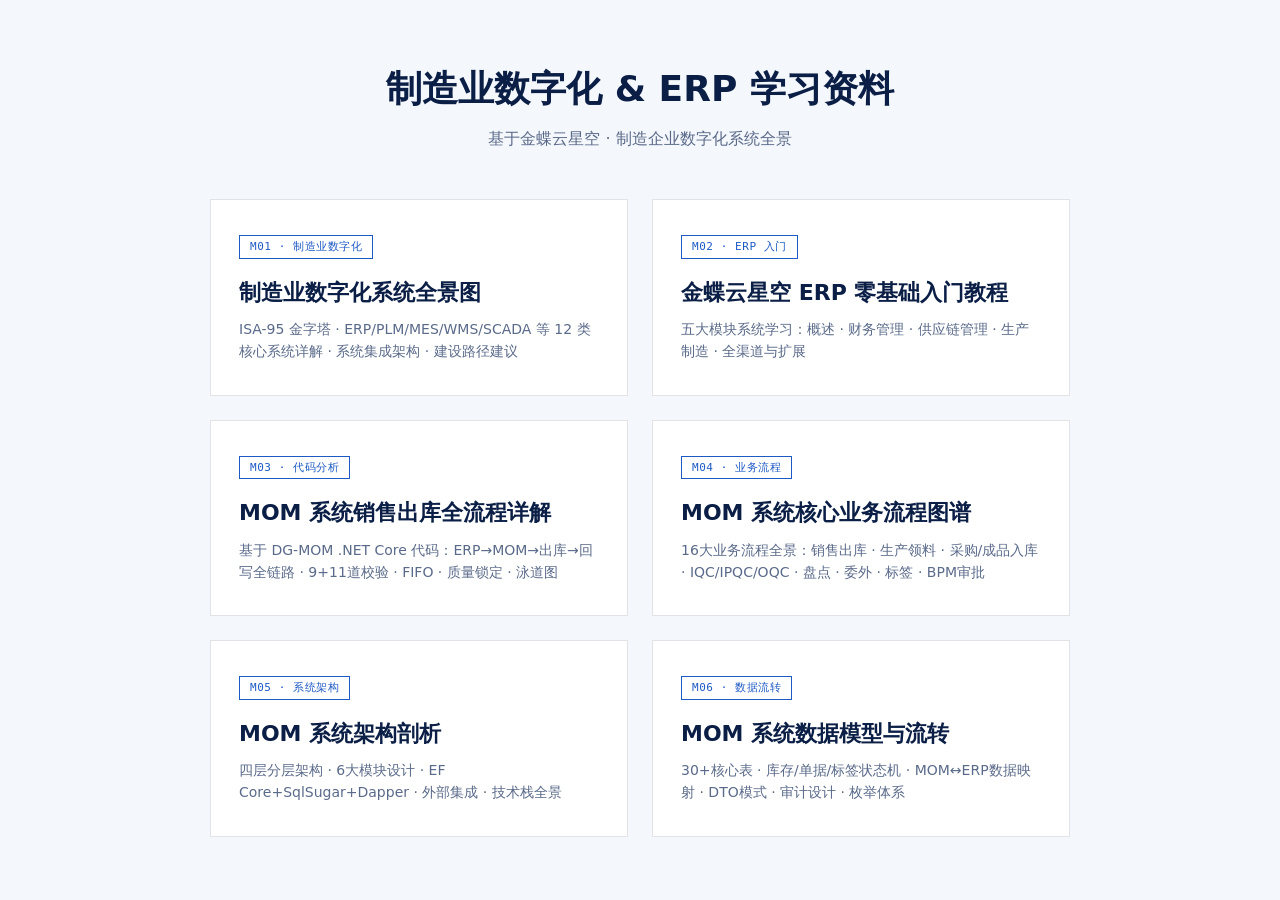
<file: index.html>
<!DOCTYPE html>
<html lang="zh-CN">
<head>
<meta charset="utf-8"><meta name="viewport" content="width=device-width,initial-scale=1">
<title>制造业与ERP学习资料</title>
<style>
*{margin:0;padding:0;box-sizing:border-box}
body{font-family:'Inter','Noto Sans SC',system-ui,sans-serif;background:#f4f7fb;color:#1a1a2e;line-height:1.6;min-height:100vh;display:flex;flex-direction:column;align-items:center;padding:60px 20px}
h1{font-size:36px;font-weight:800;margin-bottom:8px;color:#0a1e46}
.sub{color:#5a6a8a;font-size:16px;margin-bottom:48px;text-align:center}
.grid{display:grid;grid-template-columns:repeat(auto-fit,minmax(360px,1fr));gap:24px;max-width:860px;width:100%}
.card{background:#fff;border:1px solid rgba(10,30,70,.12);padding:32px 28px;text-decoration:none;color:inherit;transition:transform .15s,border-color .15s}
.card:hover{transform:translateY(-2px);border-color:#1e5ac4}
.card .tag{display:inline-block;padding:2px 10px;border:1px solid #1e5ac4;font-family:'JetBrains Mono',monospace;font-size:11px;color:#1e5ac4;letter-spacing:.05em;margin-bottom:16px}
.card h2{font-size:22px;font-weight:700;margin-bottom:8px;color:#0a1e46}
.card p{color:#5a6a8a;font-size:14px}
</style>
</head>
<body>
<h1>制造业数字化 &amp; ERP 学习资料</h1>
<p class="sub">基于金蝶云星空 · 制造企业数字化系统全景</p>
<div class="grid">
  <a class="card" href="mfg-digital-systems/">
    <div class="tag">M01 · 制造业数字化</div>
    <h2>制造业数字化系统全景图</h2>
    <p>ISA-95 金字塔 · ERP/PLM/MES/WMS/SCADA 等 12 类核心系统详解 · 系统集成架构 · 建设路径建议</p>
  </a>
  <a class="card" href="erp-kingdee-tutorial/">
    <div class="tag">M02 · ERP 入门</div>
    <h2>金蝶云星空 ERP 零基础入门教程</h2>
    <p>五大模块系统学习：概述 · 财务管理 · 供应链管理 · 生产制造 · 全渠道与扩展</p>
  </a>
  <a class="card" href="mom-sales-outbound-flow/">
    <div class="tag">M03 · 代码分析</div>
    <h2>MOM 系统销售出库全流程详解</h2>
    <p>基于 DG-MOM .NET Core 代码：ERP→MOM→出库→回写全链路 · 9+11道校验 · FIFO · 质量锁定 · 泳道图</p>
  </a>
  <a class="card" href="mom-business-flow/">
    <div class="tag">M04 · 业务流程</div>
    <h2>MOM 系统核心业务流程图谱</h2>
    <p>16大业务流程全景：销售出库 · 生产领料 · 采购/成品入库 · IQC/IPQC/OQC · 盘点 · 委外 · 标签 · BPM审批</p>
  </a>
  <a class="card" href="mom-system-arch/">
    <div class="tag">M05 · 系统架构</div>
    <h2>MOM 系统架构剖析</h2>
    <p>四层分层架构 · 6大模块设计 · EF Core+SqlSugar+Dapper · 外部集成 · 技术栈全景</p>
  </a>
  <a class="card" href="mom-data-flow/">
    <div class="tag">M06 · 数据流转</div>
    <h2>MOM 系统数据模型与流转</h2>
    <p>30+核心表 · 库存/单据/标签状态机 · MOM↔ERP数据映射 · DTO模式 · 审计设计 · 枚举体系</p>
  </a>
</div>
</body>
</html>
</file>
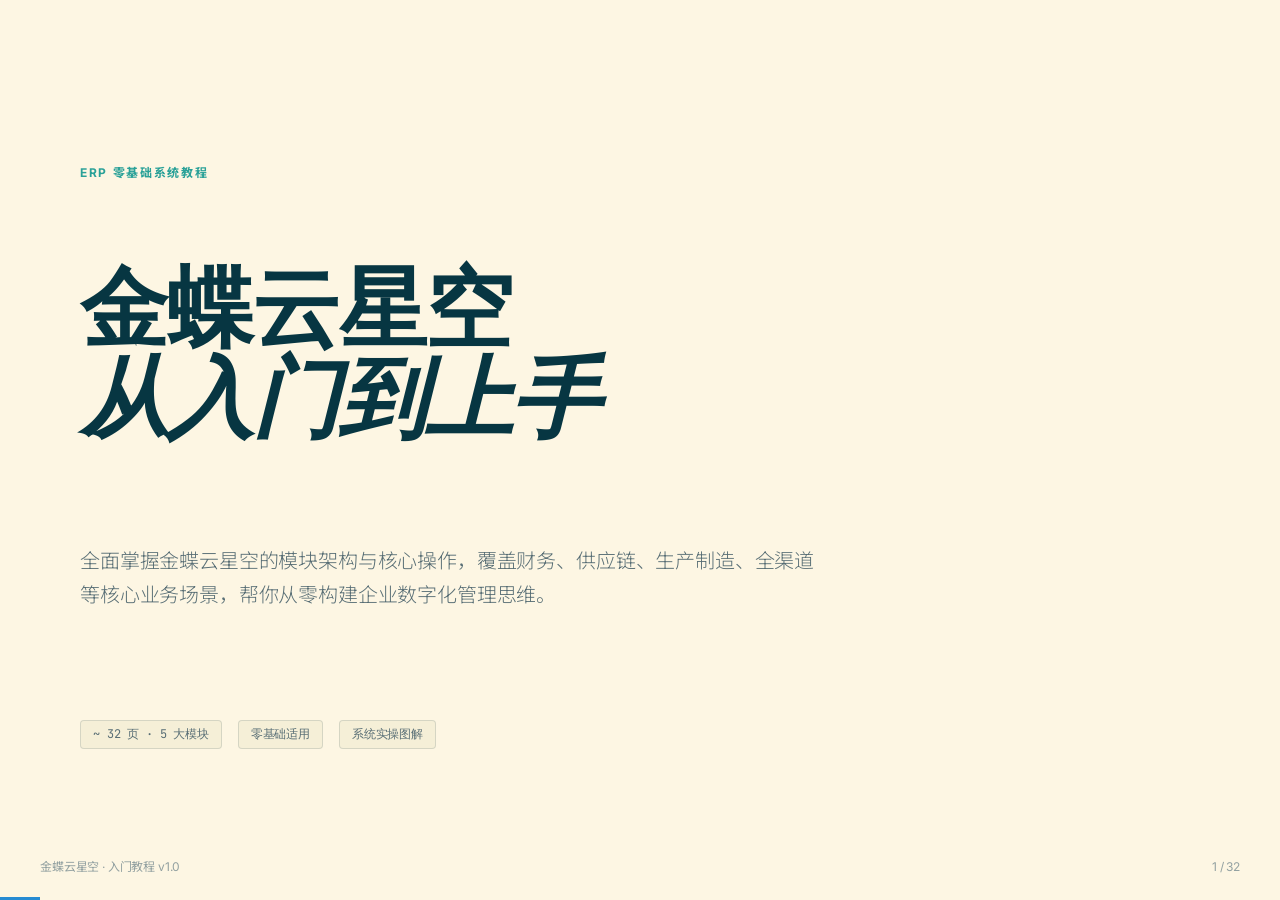
<file: erp-kingdee-tutorial/index.html>
<!DOCTYPE html>
<html lang="zh-CN">
<head>
<meta charset="utf-8"><meta name="viewport" content="width=device-width,initial-scale=1">
<title>金蝶云星空 ERP 零基础入门教程</title>
<link rel="stylesheet" href="assets/fonts.css">
<link rel="stylesheet" href="assets/base.css">
<link rel="stylesheet" href="assets/themes/solarized-light.css">
<link rel="stylesheet" href="assets/animations/animations.css">
<link rel="stylesheet" href="style.css">
</head>
<body class="tpl-course-module" data-themes="solarized-light,corporate-clean,minimal-white,tokyo-night">
<div class="deck">

<!-- ==================== COVER ==================== -->
<section class="slide full" data-title="封面">
  <p class="kicker">ERP 零基础系统教程</p>
  <h1 class="h1 mt-s">金蝶云星空<br><em>从入门到上手</em></h1>
  <p class="lede mt-l" style="max-width:62ch">全面掌握金蝶云星空的模块架构与核心操作，覆盖财务、供应链、生产制造、全渠道等核心业务场景，帮你从零构建企业数字化管理思维。</p>
  <div class="row mt-l" style="gap:16px">
    <span class="pill-academic">~ 32 页 · 5 大模块</span>
    <span class="pill-academic">零基础适用</span>
    <span class="pill-academic">系统实操图解</span>
  </div>
  <div class="deck-footer"><span>金蝶云星空 · 入门教程 v1.0</span><span class="slide-number" data-current="1" data-total="32"></span></div>
</section>

<!-- ==================== COURSE MAP ==================== -->
<section class="slide" data-title="课程导览">
  <aside class="sidebar">
    <div class="brand">云星空教程</div>
    <h5>课程导览</h5>
    <p class="dim" style="font-size:13px;line-height:1.6">本教程共 5 章，覆盖金蝶云星空核心业务模块，建议按顺序学习。</p>
    <h5>学习建议</h5>
    <p class="dim" style="font-size:13px;line-height:1.6">每章约 15-20 分钟，总计约 2 小时。配合系统实操效果更佳。</p>
  </aside>
  <div class="main">
    <p class="kicker">课程总览</p>
    <h2 class="h2 mt-s">五大模块学习路线图</h2>
    <div class="stack mt-l" style="gap:12px">
      <div class="concept-box" style="border-left:4px solid var(--accent)"><h4>第1章 · 金蝶云星空概述</h4><p class="dim">ERP 概念 → 金蝶产品线 → 云架构 → 系统导航 → 组织架构与基础资料</p></div>
      <div class="concept-box" style="border-left:4px solid var(--accent-2)"><h4>第2章 · 财务管理</h4><p class="dim">总账 → 报表 → 应收应付 → 出纳 → 固定资产 → 智能会计平台</p></div>
      <div class="concept-box" style="border-left:4px solid var(--accent-3)"><h4>第3章 · 供应链管理</h4><p class="dim">采购管理 → 销售管理 → 库存管理 → 组织间结算 → 信用管理</p></div>
      <div class="concept-box" style="border-left:4px solid var(--good)"><h4>第4章 · 生产制造</h4><p class="dim">工程数据 → 计划管理 → 生产管理 → 车间管理 → 委外管理 → 成本管理</p></div>
      <div class="concept-box" style="border-left:4px solid var(--warn)"><h4>第5章 · 全渠道与其他模块</h4><p class="dim">全渠道营销 → 人力资源 → 办公协同 → 移动端 → BOS平台</p></div>
    </div>
  </div>
</section>

<!-- ==================== CHAPTER 1: 金蝶云星空概述 ==================== -->

<!-- 1.1 ERP 概念 -->
<section class="slide" data-title="Chapter 1">
  <aside class="sidebar">
    <div class="brand">第1章 · 概述</div>
    <h5>学习目标</h5>
    <ul class="obj-list">
      <li class="current">理解ERP核心概念</li>
      <li>认识金蝶产品线</li>
      <li>了解云星空架构</li>
      <li>掌握系统导航</li>
      <li>熟悉基础资料管理</li>
    </ul>
  </aside>
  <div class="main">
    <p class="kicker">第1章 · 01  ERP 概念</p>
    <h2 class="h2 mt-s">什么是 ERP？</h2>
    <p class="lede mt-m"><b>E</b>nterprise <b>R</b>esource <b>P</b>lanning — 企业资源计划。它不是一个软件，而是一套将企业所有业务环节（采购、销售、库存、生产、财务、HR）集成在一个统一平台上的管理思想与信息系统。</p>
    <div class="grid g2 mt-l">
      <div class="concept-box"><h4>数据集成</h4><p class="dim">各部门共享同一套主数据，消除信息孤岛。销售下单 → 自动触发采购/生产 → 实时反映到财务。</p></div>
      <div class="concept-box"><h4>流程标准化</h4><p class="dim">将企业业务流程固化到系统中，减少人为差错，确保每笔业务有据可查、有迹可循。</p></div>
    </div>
    <div class="callout">
      <b>核心价值.</b> 一个订单，从录入到收款，全程在同一个系统中流转，无需重复录入，数据实时同步。
    </div>
  </div>
</section>

<!-- 1.2 金蝶产品家族 -->
<section class="slide" data-title="Chapter 1">
  <aside class="sidebar">
    <div class="brand">第1章 · 概述</div>
    <h5>学习目标</h5>
    <ul class="obj-list">
      <li class="done">理解ERP核心概念</li>
      <li class="current">认识金蝶产品线</li>
      <li>了解云星空架构</li>
      <li>掌握系统导航</li>
      <li>熟悉基础资料管理</li>
    </ul>
  </aside>
  <div class="main">
    <p class="kicker">第1章 · 02  金蝶产品家族</p>
    <h2 class="h2 mt-s">金蝶三大 ERP 产品线</h2>
    <p class="lede mt-m">金蝶针对不同规模企业提供分层产品体系：</p>
    <table class="info-table mt-m">
      <tr><td>精斗云</td><td>小微企业和初创公司，财税一体化，SaaS 订阅模式</td></tr>
      <tr><td style="color:var(--accent-2)">云星空</td><td style="color:var(--accent-2);font-weight:600">成长型企业首选 · 本教程主角 · 多组织、多核算体系、云+端混合部署</td></tr>
      <tr><td>云苍穹</td><td>大型/超大型集团企业，PaaS 平台级，支持深度定制与生态集成</td></tr>
    </table>
    <div class="callout">
      <b>云星空定位.</b> 覆盖财务、供应链、制造、全渠道、HR、办公等全场景，是成长型企业数字化转型的核心平台。
    </div>
  </div>
</section>

<!-- 1.3 B/S云架构 -->
<section class="slide" data-title="Chapter 1">
  <aside class="sidebar">
    <div class="brand">第1章 · 概述</div>
    <h5>学习目标</h5>
    <ul class="obj-list">
      <li class="done">理解ERP核心概念</li>
      <li class="done">认识金蝶产品线</li>
      <li class="current">了解云星空架构</li>
      <li>掌握系统导航</li>
      <li>熟悉基础资料管理</li>
    </ul>
  </aside>
  <div class="main">
    <p class="kicker">第1章 · 03  云星空架构</p>
    <h2 class="h2 mt-s">B/S 架构：浏览器即客户端</h2>
    <p class="lede mt-m">金蝶云星空采用 <b>B/S（Browser/Server）</b> 架构，用户只需浏览器即可登录使用，无需安装任何客户端软件。</p>
    <div class="grid g2 mt-l">
      <div class="concept-box"><h4>优势</h4><p class="dim">跨平台（Windows/Mac/Linux）、免安装、自动升级、外网可访问、移动办公</p></div>
      <div class="concept-box"><h4>部署方式</h4><p class="dim">公有云（按需订阅）+ 私有云（本地部署）+ 混合云灵活组合</p></div>
    </div>
    <div class="flow mt-l">
      <span class="step">浏览器</span><span class="arrow">→</span>
      <span class="step">HTTPS</span><span class="arrow">→</span>
      <span class="step">IIS/Web 服务器</span><span class="arrow">→</span>
      <span class="step">应用服务器</span><span class="arrow">→</span>
      <span class="step">SQL Server 数据库</span>
    </div>
  </div>
</section>

<!-- 1.4 系统界面导航 -->
<section class="slide" data-title="Chapter 1">
  <aside class="sidebar">
    <div class="brand">第1章 · 概述</div>
    <h5>学习目标</h5>
    <ul class="obj-list">
      <li class="done">理解ERP核心概念</li>
      <li class="done">认识金蝶产品线</li>
      <li class="done">了解云星空架构</li>
      <li class="current">掌握系统导航</li>
      <li>熟悉基础资料管理</li>
    </ul>
  </aside>
  <div class="main">
    <p class="kicker">第1章 · 04  系统导航</p>
    <h2 class="h2 mt-s">主控台与常用功能区</h2>
    <table class="info-table mt-m">
      <tr><td>顶部菜单</td><td>功能模块切换：财务、供应链、制造、HR 等。右上角：消息中心、个人设置、退出登录。</td></tr>
      <tr><td>左侧导航树</td><td>当前模块的功能菜单树，展开 → 子菜单 → 功能列表 / 报表。支持收藏常用功能。</td></tr>
      <tr><td>我的工作台</td><td>待办任务、已办任务、审批流程集中管理。日常工作的入口。</td></tr>
      <tr><td>快捷方式</td><td>收藏高频使用的单据入口（如采购订单新增、销售出库单等），提高效率。</td></tr>
      <tr><td>搜索框</td><td>输入单据号 / 名称快速定位功能或单据，支持模糊搜索。</td></tr>
    </table>
  </div>
</section>

<!-- 1.5 基础资料与组织架构 -->
<section class="slide" data-title="Chapter 1">
  <aside class="sidebar">
    <div class="brand">第1章 · 概述</div>
    <h5>学习目标</h5>
    <ul class="obj-list">
      <li class="done">理解ERP核心概念</li>
      <li class="done">认识金蝶产品线</li>
      <li class="done">了解云星空架构</li>
      <li class="done">掌握系统导航</li>
      <li class="current">熟悉基础资料管理</li>
    </ul>
    <h5>关键术语</h5>
    <p class="dim" style="font-size:13px">组织 · 部门 · 物料 · 客户 · 供应商 · 科目 · 币别 · 计量单位</p>
  </aside>
  <div class="main">
    <p class="kicker">第1章 · 05  基础资料</p>
    <h2 class="h2 mt-s">组织架构与基础资料</h2>
    <p class="lede mt-m">云星空是多组织架构系统，一个数据中心可以管理多个法人组织和业务组织。</p>
    <div class="grid g2 mt-l">
      <div class="concept-box"><h4>组织架构层级</h4><p class="dim">集团 → 公司（法人组织）→ 部门 → 岗位 → 员工。每个组织有独立的核算体系和业务范围。</p></div>
      <div class="concept-box"><h4>基础资料</h4><p class="dim">物料、客户、供应商、科目、币别、计量单位等是系统的"字典"，是所有业务流程的基础数据来源。</p></div>
    </div>
    <div class="callout">
      <b>分配策略.</b> 基础资料创建后需"分配"到各使用组织，一个集团创建，各子公司共享使用。
    </div>
  </div>
</section>

<!-- ==================== CHAPTER 2: 财务管理 ==================== -->

<!-- 2.1 总账管理 -->
<section class="slide" data-title="Chapter 2">
  <aside class="sidebar">
    <div class="brand">第2章 · 财务</div>
    <h5>学习目标</h5>
    <ul class="obj-list">
      <li class="current">掌握总账凭证处理</li>
      <li>学会报表查询分析</li>
      <li>理解应收应付流程</li>
      <li>掌握出纳日常操作</li>
      <li>了解固定资产管理</li>
      <li>理解智能会计平台</li>
    </ul>
  </aside>
  <div class="main">
    <p class="kicker">第2章 · 01  总账管理</p>
    <h2 class="h2 mt-s">总账：财务核算的核心</h2>
    <p class="lede mt-m">总账模块是财务系统的枢纽，接收各业务模块生成的凭证，完成记账、结转和结账操作。</p>
    <div class="stack mt-l" style="gap:10px">
      <div class="concept-box"><h4>凭证录入与审核</h4><p class="dim">手工录入记账凭证（借/贷方科目+金额），或由业务模块（应收/应付/存货/资产等）自动生成凭证。凭证需经过审核后才能记账。</p></div>
      <div class="concept-box"><h4>期末处理</h4><p class="dim">结转损益 → 期末调汇 → 结账。每月必须按时完成，结账后该期间数据锁定不可修改。</p></div>
      <div class="concept-box"><h4>账簿查询</h4><p class="dim">总分类账、明细分类账、科目余额表、核算维度余额表，支持上查下钻（凭证→账簿→报表）。</p></div>
    </div>
  </div>
</section>

<!-- 2.2 报表系统 -->
<section class="slide" data-title="Chapter 2">
  <aside class="sidebar">
    <div class="brand">第2章 · 财务</div>
    <h5>学习目标</h5>
    <ul class="obj-list">
      <li class="done">掌握总账凭证处理</li>
      <li class="current">学会报表查询分析</li>
      <li>理解应收应付流程</li>
      <li>掌握出纳日常操作</li>
      <li>了解固定资产管理</li>
      <li>理解智能会计平台</li>
    </ul>
  </aside>
  <div class="main">
    <p class="kicker">第2章 · 02  报表系统</p>
    <h2 class="h2 mt-s">三大报表与自定义报表</h2>
    <div class="grid g3 mt-m" style="gap:12px">
      <div class="concept-box"><h4>资产负债表</h4><p class="dim">反映企业在某一时点的资产、负债和所有者权益状况。</p></div>
      <div class="concept-box"><h4>利润表</h4><p class="dim">反映企业在一定期间的收入、费用和净利润。</p></div>
      <div class="concept-box"><h4>现金流量表</h4><p class="dim">反映现金及现金等价物的流入与流出情况。</p></div>
    </div>
    <div class="callout">
      <b>报表工具.</b> 云星空提供灵活的报表平台（类似 Excel 设计器），可根据企业需求自定义财务报表和管理报表，支持多组织合并报表。
    </div>
  </div>
</section>

<!-- 2.3 应收应付 -->
<section class="slide" data-title="Chapter 2">
  <aside class="sidebar">
    <div class="brand">第2章 · 财务</div>
    <h5>学习目标</h5>
    <ul class="obj-list">
      <li class="done">掌握总账凭证处理</li>
      <li class="done">学会报表查询分析</li>
      <li class="current">理解应收应付流程</li>
      <li>掌握出纳日常操作</li>
      <li>了解固定资产管理</li>
      <li>理解智能会计平台</li>
    </ul>
  </aside>
  <div class="main">
    <p class="kicker">第2章 · 03  应收应付</p>
    <h2 class="h2 mt-s">应收与应付管理</h2>
    <p class="lede mt-m">应收、应付模块管理企业与客户、供应商之间的往来款项，是连接业务与财务的桥梁。</p>
    <table class="info-table mt-m">
      <tr><td>应收管理</td><td>销售出库 → 应收单 → 收款单 → 核销。支持预收款、应收冲应付、坏账处理。账龄分析表监控回款情况。</td></tr>
      <tr><td>应付管理</td><td>采购入库 → 应付单 → 付款单 → 核销。支持预付款、应付冲应收。自动生成应付凭证传递到总账。</td></tr>
      <tr><td>账龄分析</td><td>按客户/供应商维度显示未收/未付金额的时间分布（0-30天、31-60天、60-90天、90天以上）。</td></tr>
    </table>
  </div>
</section>

<!-- 2.4 出纳管理 -->
<section class="slide" data-title="Chapter 2">
  <aside class="sidebar">
    <div class="brand">第2章 · 财务</div>
    <h5>学习目标</h5>
    <ul class="obj-list">
      <li class="done">掌握总账凭证处理</li>
      <li class="done">学会报表查询分析</li>
      <li class="done">理解应收应付流程</li>
      <li class="current">掌握出纳日常操作</li>
      <li>了解固定资产管理</li>
      <li>理解智能会计平台</li>
    </ul>
  </aside>
  <div class="main">
    <p class="kicker">第2章 · 04  出纳管理</p>
    <h2 class="h2 mt-s">资金日常管理</h2>
    <div class="stack mt-m" style="gap:10px">
      <div class="concept-box"><h4>银行日记账与现金日记账</h4><p class="dim">记录每一笔银行和现金的流入流出，是出纳日常最核心的工作。可手工录入，也可从收/付款单自动生成。</p></div>
      <div class="concept-box"><h4>银行对账</h4><p class="dim">将系统日记账与银行对账单逐笔勾对，生成余额调节表，确保账实相符。</p></div>
      <div class="concept-box"><h4>票据管理</h4><p class="dim">管理汇票、本票、支票等票据的签发、背书、贴现、托收全生命周期。</p></div>
    </div>
  </div>
</section>

<!-- 2.5 固定资产 -->
<section class="slide" data-title="Chapter 2">
  <aside class="sidebar">
    <div class="brand">第2章 · 财务</div>
    <h5>学习目标</h5>
    <ul class="obj-list">
      <li class="done">掌握总账凭证处理</li>
      <li class="done">学会报表查询分析</li>
      <li class="done">理解应收应付流程</li>
      <li class="done">掌握出纳日常操作</li>
      <li class="current">了解固定资产管理</li>
      <li>理解智能会计平台</li>
    </ul>
  </aside>
  <div class="main">
    <p class="kicker">第2章 · 05  固定资产</p>
    <h2 class="h2 mt-s">资产全生命周期管理</h2>
    <div class="flow mt-m">
      <span class="step">新增卡片</span><span class="arrow">→</span>
      <span class="step">折旧计提</span><span class="arrow">→</span>
      <span class="step">变动记录</span><span class="arrow">→</span>
      <span class="step">减值准备</span><span class="arrow">→</span>
      <span class="step">清理报废</span>
    </div>
    <div class="grid g2 mt-l">
      <div class="concept-box"><h4>折旧方法</h4><p class="dim">支持平均年限法、双倍余额递减法、年数总和法、工作量法等多种折旧方法，可按资产类别设置。</p></div>
      <div class="concept-box"><h4>与总账对接</h4><p class="dim">每月折旧计提后自动生成折旧凭证传递到总账，固定资产对账确保卡片与总账数据一致。</p></div>
    </div>
  </div>
</section>

<!-- 2.6 智能会计平台 -->
<section class="slide" data-title="Chapter 2">
  <aside class="sidebar">
    <div class="brand">第2章 · 财务</div>
    <h5>学习目标</h5>
    <ul class="obj-list">
      <li class="done">掌握总账凭证处理</li>
      <li class="done">学会报表查询分析</li>
      <li class="done">理解应收应付流程</li>
      <li class="done">掌握出纳日常操作</li>
      <li class="done">了解固定资产管理</li>
      <li class="current">理解智能会计平台</li>
    </ul>
  </aside>
  <div class="main">
    <p class="kicker">第2章 · 06  智能会计平台</p>
    <h2 class="h2 mt-s">多核算体系与凭证自动化</h2>
    <p class="lede mt-m">云星空的核心差异化优势：同一笔业务数据，可按不同会计准则自动生成多套凭证和报表。</p>
    <div class="stack mt-m" style="gap:10px">
      <div class="concept-box"><h4>多核算体系</h4><p class="dim">一套业务数据同时满足法人核算（对外的财务会计）和利润中心核算（对内的管理会计），并行不悖。</p></div>
      <div class="concept-box"><h4>凭证模板</h4><p class="dim">配置业务单据到会计凭证的自动映射规则：按物料组/部门/客户等维度自动匹配科目，业务发生即生成凭证。</p></div>
      <div class="concept-box"><h4>多账簿</h4><p class="dim">同一套数据可按中国大陆准则、香港准则、IFRS 等生成多套账簿，满足跨境合规需求。</p></div>
    </div>
  </div>
</section>

<!-- ==================== CHAPTER 3: 供应链管理 ==================== -->

<!-- 3.1 采购管理 -->
<section class="slide" data-title="Chapter 3">
  <aside class="sidebar">
    <div class="brand">第3章 · 供应链</div>
    <h5>学习目标</h5>
    <ul class="obj-list">
      <li class="current">理解采购流程</li>
      <li>掌握销售流程</li>
      <li>熟悉库存管理</li>
      <li>了解组织间结算</li>
      <li>理解信用管理</li>
    </ul>
  </aside>
  <div class="main">
    <p class="kicker">第3章 · 01  采购管理</p>
    <h2 class="h2 mt-s">采购业务流程</h2>
    <p class="lede mt-m">采购管理覆盖从需求到付款的全过程，核心单据流转如下：</p>
    <div class="flow mt-m">
      <span class="step">采购申请</span><span class="arrow">→</span>
      <span class="step">采购订单</span><span class="arrow">→</span>
      <span class="step">收料通知</span><span class="arrow">→</span>
      <span class="step">采购入库</span><span class="arrow">→</span>
      <span class="step">应付单</span><span class="arrow">→</span>
      <span class="step">付款</span>
    </div>
    <div class="grid g2 mt-l">
      <div class="concept-box"><h4>价格控制</h4><p class="dim">采购价格来源可设为供应商价目表、最新采购价、合同价等，超标需审批。</p></div>
      <div class="concept-box"><h4>退料处理</h4><p class="dim">质检不合格 → 采购退料单 → 红字应付 → 冲减库存和往来账款。</p></div>
    </div>
  </div>
</section>

<!-- 3.2 销售管理 -->
<section class="slide" data-title="Chapter 3">
  <aside class="sidebar">
    <div class="brand">第3章 · 供应链</div>
    <h5>学习目标</h5>
    <ul class="obj-list">
      <li class="done">理解采购流程</li>
      <li class="current">掌握销售流程</li>
      <li>熟悉库存管理</li>
      <li>了解组织间结算</li>
      <li>理解信用管理</li>
    </ul>
  </aside>
  <div class="main">
    <p class="kicker">第3章 · 02  销售管理</p>
    <h2 class="h2 mt-s">销售业务流程</h2>
    <p class="lede mt-m">销售管理覆盖从报价到收款的全过程，核心单据流转如下：</p>
    <div class="flow mt-m">
      <span class="step">销售报价</span><span class="arrow">→</span>
      <span class="step">销售订单</span><span class="arrow">→</span>
      <span class="step">发货通知</span><span class="arrow">→</span>
      <span class="step">销售出库</span><span class="arrow">→</span>
      <span class="step">应收单</span><span class="arrow">→</span>
      <span class="step">收款</span>
    </div>
    <table class="info-table mt-m">
      <tr><td>价格与折扣</td><td>支持按客户/物料/数量阶梯定价，含税/不含税自动换算，折扣支持百分比和金额两种方式。</td></tr>
      <tr><td>信用控制</td><td>下订单时自动检查客户信用额度，超出时需特批或预收款才能放行。</td></tr>
      <tr><td>退货流程</td><td>销售退货单 → 红字应收 → 冲减收入和往来账款 → 退回库存。</td></tr>
    </table>
  </div>
</section>

<!-- 3.3 库存管理 -->
<section class="slide" data-title="Chapter 3">
  <aside class="sidebar">
    <div class="brand">第3章 · 供应链</div>
    <h5>学习目标</h5>
    <ul class="obj-list">
      <li class="done">理解采购流程</li>
      <li class="done">掌握销售流程</li>
      <li class="current">熟悉库存管理</li>
      <li>了解组织间结算</li>
      <li>理解信用管理</li>
    </ul>
  </aside>
  <div class="main">
    <p class="kicker">第3章 · 03  库存管理</p>
    <h2 class="h2 mt-s">库存核心操作</h2>
    <div class="grid g2 mt-m" style="gap:10px">
      <div class="concept-box"><h4>入库类型</h4><p class="dim">采购入库、生产入库、委外入库、盘盈入库、其他入库</p></div>
      <div class="concept-box"><h4>出库类型</h4><p class="dim">销售出库、生产领料、委外发料、盘亏出库、其他出库</p></div>
      <div class="concept-box"><h4>库存盘点</h4><p class="dim">定期/不定期盘点，盘点方案 → 盘点表 → 盘盈/盘亏单 → 库存调整</p></div>
      <div class="concept-box"><h4>批号与序列号</h4><p class="dim">物料可设批号管理（同一批次）或序列号管理（每件唯一），实现全程追溯</p></div>
    </div>
    <div class="callout">
      <b>即时库存.</b> 实时查询任意仓库、任意物料的现有库存量、可用量、在途量，是供应链决策的基础。
    </div>
  </div>
</section>

<!-- 3.4 组织间结算 -->
<section class="slide" data-title="Chapter 3">
  <aside class="sidebar">
    <div class="brand">第3章 · 供应链</div>
    <h5>学习目标</h5>
    <ul class="obj-list">
      <li class="done">理解采购流程</li>
      <li class="done">掌握销售流程</li>
      <li class="done">熟悉库存管理</li>
      <li class="current">了解组织间结算</li>
      <li>理解信用管理</li>
    </ul>
  </aside>
  <div class="main">
    <p class="kicker">第3章 · 04  组织间结算</p>
    <h2 class="h2 mt-s">多组织内部交易处理</h2>
    <p class="lede mt-m">当集团公司内不同法人组织之间有采购、销售或跨组织调拨时，需要组织间结算来处理内部交易。</p>
    <div class="stack mt-m" style="gap:10px">
      <div class="concept-box"><h4>结算场景</h4><p class="dim">组织A向组织B采购物料、跨组织调拨、跨组织领料消耗、集中采购集中结算等。</p></div>
      <div class="concept-box"><h4>加价规则</h4><p class="dim">可设置固定加价或百分比加价率，组织间交易自动生成双方的应收应付单据，计入各组织的独立账套。</p></div>
      <div class="concept-box"><h4>结算清单</h4><p class="dim">期末生成组织间结算清单，汇总全部内部交易，自动创建内部应收应付单并传递至总账。</p></div>
    </div>
  </div>
</section>

<!-- 3.5 信用管理 -->
<section class="slide" data-title="Chapter 3">
  <aside class="sidebar">
    <div class="brand">第3章 · 供应链</div>
    <h5>学习目标</h5>
    <ul class="obj-list">
      <li class="done">理解采购流程</li>
      <li class="done">掌握销售流程</li>
      <li class="done">熟悉库存管理</li>
      <li class="done">了解组织间结算</li>
      <li class="current">理解信用管理</li>
    </ul>
  </aside>
  <div class="main">
    <p class="kicker">第3章 · 05  信用管理</p>
    <h2 class="h2 mt-s">客户信用风险控制</h2>
    <table class="info-table mt-m">
      <tr><td>信用额度</td><td>为每个客户设置信用额度（可区分组织），超出额度时系统自动控制后续交易行为。</td></tr>
      <tr><td>控制时点</td><td>销售订单保存 / 审核、发货通知、销售出库等环节均可设置信用检查点。</td></tr>
      <tr><td>超额处理</td><td>选项：禁止交易 / 预警提示 / 需特批（走审批流）/ 预收款冲抵。</td></tr>
      <tr><td>信用计算</td><td>信用占用 = 已出库未收款 + 已发货未出库 + 已下单未发货。可设置账期维度（如超过60天未收款自动停用信用）。</td></tr>
    </table>
  </div>
</section>

<!-- 3.6 供应链报表与分析 -->
<section class="slide" data-title="Chapter 3">
  <aside class="sidebar">
    <div class="brand">第3章 · 供应链</div>
    <h5>学习目标</h5>
    <ul class="obj-list">
      <li class="done">理解采购流程</li>
      <li class="done">掌握销售流程</li>
      <li class="done">熟悉库存管理</li>
      <li class="done">了解组织间结算</li>
      <li class="done">理解信用管理</li>
    </ul>
    <h5>常用报表</h5>
    <p class="dim" style="font-size:13px">库存台账 · 收发存汇总表 · 库龄分析 · 呆滞料分析 · 销售毛利表</p>
  </aside>
  <div class="main">
    <p class="kicker">第3章 · 06  报表分析</p>
    <h2 class="h2 mt-s">供应链关键报表</h2>
    <div class="grid g2 mt-m" style="gap:10px">
      <div class="concept-box"><h4>采购分析</h4><p class="dim">采购订单执行表（下单→入库→付款进度）、供应商价格对比、采购退货率统计</p></div>
      <div class="concept-box"><h4>销售分析</h4><p class="dim">销售订单执行表（下单→出库→收款进度）、客户贡献排名、产品销售排行</p></div>
      <div class="concept-box"><h4>库存分析</h4><p class="dim">库存周转率、库龄分析（呆滞料预警）、安全库存预警、收发存汇总</p></div>
      <div class="concept-box"><h4>毛利分析</h4><p class="dim">按客户/物料/部门/业务员维度计算销售收入 − 销售成本 = 毛利，辅助决策</p></div>
    </div>
  </div>
</section>

<!-- ==================== CHAPTER 4: 生产制造 ==================== -->

<!-- 4.1 工程数据 -->
<section class="slide" data-title="Chapter 4">
  <aside class="sidebar">
    <div class="brand">第4章 · 制造</div>
    <h5>学习目标</h5>
    <ul class="obj-list">
      <li class="current">理解工程数据</li>
      <li>掌握计划运算</li>
      <li>熟悉生产管理</li>
      <li>了解车间管理</li>
      <li>理解委外管理</li>
      <li>掌握成本核算</li>
    </ul>
  </aside>
  <div class="main">
    <p class="kicker">第4章 · 01  工程数据</p>
    <h2 class="h2 mt-s">BOM + 工艺路线</h2>
    <p class="lede mt-m">工程数据是生产制造的"配方"和"步骤说明"：</p>
    <div class="grid g2 mt-m">
      <div class="concept-box"><h4>BOM（物料清单）</h4><p class="dim">定义产品由哪些物料组成，层级结构：成品 → 半成品 → 原材料。支持替代料、可配置BOM。</p></div>
      <div class="concept-box"><h4>工艺路线</h4><p class="dim">定义产品加工的顺序步骤：工序1 → 工序2 → …… → 完工。每道工序指定工作中心、标准工时。</p></div>
    </div>
    <div class="callout">
      <b>数据源头.</b> BOM 和工艺路线是 MRP 运算、生产发料、成本核算的基础，数据准确性直接影响后续所有环节。
    </div>
  </div>
</section>

<!-- 4.2 计划管理 -->
<section class="slide" data-title="Chapter 4">
  <aside class="sidebar">
    <div class="brand">第4章 · 制造</div>
    <h5>学习目标</h5>
    <ul class="obj-list">
      <li class="done">理解工程数据</li>
      <li class="current">掌握计划运算</li>
      <li>熟悉生产管理</li>
      <li>了解车间管理</li>
      <li>理解委外管理</li>
      <li>掌握成本核算</li>
    </ul>
  </aside>
  <div class="main">
    <p class="kicker">第4章 · 02  计划管理</p>
    <h2 class="h2 mt-s">MRP / MPS 运算逻辑</h2>
    <div class="stack mt-m" style="gap:10px">
      <div class="concept-box"><h4>MPS（主生产计划）</h4><p class="dim">对关键成品/半成品做计划，考虑销售预测、销售订单、库存，输出生产计划和采购建议。</p></div>
      <div class="concept-box"><h4>MRP（物料需求计划）</h4><p class="dim">基于 BOM 层层展开，计算所有物料的需求量和需求时间：要什么？要多少？什么时候要？什么时候订？</p></div>
      <div class="concept-box"><h4>运算逻辑</h4><p class="dim">毛需求 − 现有库存 − 在途量 + 安全库存 = 净需求 → 生成生产计划订单 / 采购申请。</p></div>
    </div>
  </div>
</section>

<!-- 4.3 生产管理 -->
<section class="slide" data-title="Chapter 4">
  <aside class="sidebar">
    <div class="brand">第4章 · 制造</div>
    <h5>学习目标</h5>
    <ul class="obj-list">
      <li class="done">理解工程数据</li>
      <li class="done">掌握计划运算</li>
      <li class="current">熟悉生产管理</li>
      <li>了解车间管理</li>
      <li>理解委外管理</li>
      <li>掌握成本核算</li>
    </ul>
  </aside>
  <div class="main">
    <p class="kicker">第4章 · 03  生产管理</p>
    <h2 class="h2 mt-s">生产订单全流程</h2>
    <div class="flow mt-m">
      <span class="step">计划订单</span><span class="arrow">→</span>
      <span class="step">生产订单</span><span class="arrow">→</span>
      <span class="step">生产领料</span><span class="arrow">→</span>
      <span class="step">工序汇报</span><span class="arrow">→</span>
      <span class="step">完工入库</span>
    </div>
    <div class="grid g2 mt-l">
      <div class="concept-box"><h4>齐套分析</h4><p class="dim">开工前检查物料是否齐全，缺料时标红预警，避免停工待料。</p></div>
      <div class="concept-box"><h4>倒冲领料</h4><p class="dim">完工入库时按 BOM 标准用量自动扣减库存，适合流水线连续生产模式。</p></div>
    </div>
  </div>
</section>

<!-- 4.4 车间管理 -->
<section class="slide" data-title="Chapter 4">
  <aside class="sidebar">
    <div class="brand">第4章 · 制造</div>
    <h5>学习目标</h5>
    <ul class="obj-list">
      <li class="done">理解工程数据</li>
      <li class="done">掌握计划运算</li>
      <li class="done">熟悉生产管理</li>
      <li class="current">了解车间管理</li>
      <li>理解委外管理</li>
      <li>掌握成本核算</li>
    </ul>
  </aside>
  <div class="main">
    <p class="kicker">第4章 · 04  车间管理</p>
    <h2 class="h2 mt-s">工序流转与进度跟踪</h2>
    <div class="stack mt-m" style="gap:10px">
      <div class="concept-box"><h4>工序计划</h4><p class="dim">生产订单审核后按工艺路线生成工序计划，明确每道工序的顺序、工作中心、计划工时。</p></div>
      <div class="concept-box"><h4>工序汇报</h4><p class="dim">工人完成工序后报工：合格数量、废品数量、实际工时。系统自动计算完工进度和在制品数量。</p></div>
      <div class="concept-box"><h4>工序转移</h4><p class="dim">支持顺序流转（完成A工序才能开始B）和并行流转（多工序同时加工），灵活适应不同生产模式。</p></div>
    </div>
  </div>
</section>

<!-- 4.5 委外管理 -->
<section class="slide" data-title="Chapter 4">
  <aside class="sidebar">
    <div class="brand">第4章 · 制造</div>
    <h5>学习目标</h5>
    <ul class="obj-list">
      <li class="done">理解工程数据</li>
      <li class="done">掌握计划运算</li>
      <li class="done">熟悉生产管理</li>
      <li class="done">了解车间管理</li>
      <li class="current">理解委外管理</li>
      <li>掌握成本核算</li>
    </ul>
  </aside>
  <div class="main">
    <p class="kicker">第4章 · 05  委外管理</p>
    <h2 class="h2 mt-s">外包加工全流程</h2>
    <div class="flow mt-m">
      <span class="step">委外订单</span><span class="arrow">→</span>
      <span class="step">委外发料</span><span class="arrow">→</span>
      <span class="step">加工完工</span><span class="arrow">→</span>
      <span class="step">委外入库</span><span class="arrow">→</span>
      <span class="step">委外应付</span>
    </div>
    <div class="callout mt-l">
      <b>双库存管理.</b> 委外发料后物料进入"委外仓"（在途），完工入库时自动核销已发物料用量，剩余物料退回或结转。
    </div>
  </div>
</section>

<!-- 4.6 成本管理 -->
<section class="slide" data-title="Chapter 4">
  <aside class="sidebar">
    <div class="brand">第4章 · 制造</div>
    <h5>学习目标</h5>
    <ul class="obj-list">
      <li class="done">理解工程数据</li>
      <li class="done">掌握计划运算</li>
      <li class="done">熟悉生产管理</li>
      <li class="done">了解车间管理</li>
      <li class="done">理解委外管理</li>
      <li class="current">掌握成本核算</li>
    </ul>
  </aside>
  <div class="main">
    <p class="kicker">第4章 · 06  成本管理</p>
    <h2 class="h2 mt-s">生产成本核算</h2>
    <p class="lede mt-m">产品成本 = 材料成本 + 人工成本 + 制造费用，云星空支持多种核算方法：</p>
    <div class="grid g2 mt-m" style="gap:10px">
      <div class="concept-box"><h4>品种法</h4><p class="dim">按产品品种归集成本，适合大批量单步骤生产</p></div>
      <div class="concept-box"><h4>分批法</h4><p class="dim">按生产批次/订单归集成本，适合小批量多品种生产</p></div>
      <div class="concept-box"><h4>分步法</h4><p class="dim">按生产步骤逐步结转，适合多工序连续加工</p></div>
      <div class="concept-box"><h4>费用分配</h4><p class="dim">制造费用可按工时/产量/机时等标准分配到各产品</p></div>
    </div>
  </div>
</section>

<!-- ==================== CHAPTER 5: 全渠道与其他 ==================== -->

<!-- 5.1 全渠道营销 -->
<section class="slide" data-title="Chapter 5">
  <aside class="sidebar">
    <div class="brand">第5章 · 扩展</div>
    <h5>学习目标</h5>
    <ul class="obj-list">
      <li class="current">了解全渠道营销</li>
      <li>认识人力资源管理</li>
      <li>熟悉办公协同</li>
      <li>了解移动端与BOS</li>
    </ul>
  </aside>
  <div class="main">
    <p class="kicker">第5章 · 01  全渠道营销</p>
    <h2 class="h2 mt-s">线上线下统一管理</h2>
    <p class="lede mt-m">全渠道营销模块将线上电商、线下门店、分销商等不同渠道的订单统一接入 ERP 系统处理：</p>
    <div class="stack mt-m" style="gap:10px">
      <div class="concept-box"><h4>渠道接入</h4><p class="dim">对接淘宝、京东、拼多多、抖音等电商平台，以及自营小程序/APP，订单自动同步至云星空。</p></div>
      <div class="concept-box"><h4>订单中心</h4><p class="dim">全渠道订单统一处理：审单 → 锁库 → 分仓发货 → 物流追踪，防超卖。</p></div>
      <div class="concept-box"><h4>会员管理</h4><p class="dim">全渠道会员统一视图，积分/等级/优惠券跨渠道通用，支持精准营销。</p></div>
    </div>
  </div>
</section>

<!-- 5.2 人力资源管理 -->
<section class="slide" data-title="Chapter 5">
  <aside class="sidebar">
    <div class="brand">第5章 · 扩展</div>
    <h5>学习目标</h5>
    <ul class="obj-list">
      <li class="done">了解全渠道营销</li>
      <li class="current">认识人力资源管理</li>
      <li>熟悉办公协同</li>
      <li>了解移动端与BOS</li>
    </ul>
  </aside>
  <div class="main">
    <p class="kicker">第5章 · 02  人力资源管理</p>
    <h2 class="h2 mt-s">HR 核心功能</h2>
    <table class="info-table mt-m">
      <tr><td>组织人事</td><td>组织架构管理、岗位编制、员工档案（入职→转正→调动→离职）、合同管理。</td></tr>
      <tr><td>薪酬管理</td><td>工资项目、个税计算、社保公积金、薪酬核算与发放，支持多工资方案。</td></tr>
      <tr><td>考勤管理</td><td>排班方案、签卡记录、加班请假、考勤统计，支持对接考勤设备。</td></tr>
      <tr><td>招聘与绩效</td><td>招聘流程管理、面试跟踪、绩效目标设定与评估。</td></tr>
    </table>
  </div>
</section>

<!-- 5.3 办公协同 -->
<section class="slide" data-title="Chapter 5">
  <aside class="sidebar">
    <div class="brand">第5章 · 扩展</div>
    <h5>学习目标</h5>
    <ul class="obj-list">
      <li class="done">了解全渠道营销</li>
      <li class="done">认识人力资源管理</li>
      <li class="current">熟悉办公协同</li>
      <li>了解移动端与BOS</li>
    </ul>
  </aside>
  <div class="main">
    <p class="kicker">第5章 · 03  办公协同</p>
    <h2 class="h2 mt-s">云之家集成与审批流</h2>
    <div class="grid g2 mt-m">
      <div class="concept-box"><h4>审批流引擎</h4><p class="dim">内置工作流引擎，支持审批、会签、条件分支、驳回、转交、加签等复杂流程，审批结果自动回写业务单据状态。</p></div>
      <div class="concept-box"><h4>云之家</h4><p class="dim">金蝶旗下的企业协作平台，与云星空深度集成：移动审批、即时通讯、文件共享、日程管理。</p></div>
    </div>
    <div class="callout">
      <b>移动审批.</b> 管理员通过手机即可审批采购、报销、请假等单据，大幅提升审批效率。
    </div>
  </div>
</section>

<!-- 5.4 移动端与BOS平台 -->
<section class="slide" data-title="Chapter 5">
  <aside class="sidebar">
    <div class="brand">第5章 · 扩展</div>
    <h5>学习目标</h5>
    <ul class="obj-list">
      <li class="done">了解全渠道营销</li>
      <li class="done">认识人力资源管理</li>
      <li class="done">熟悉办公协同</li>
      <li class="current">了解移动端与BOS</li>
    </ul>
  </aside>
  <div class="main">
    <p class="kicker">第5章 · 04  移动端与BOS平台</p>
    <h2 class="h2 mt-s">移动应用与二次开发</h2>
    <div class="stack mt-m" style="gap:10px">
      <div class="concept-box"><h4>移动端</h4><p class="dim">云星空 App（iOS/Android）：销售下单、库存查询、审批处理、报表查看。移动端界面自动适配，无需额外开发。</p></div>
      <div class="concept-box"><h4>BOS 平台</h4><p class="dim">金蝶的业务开发平台：可视化的表单设计器、报表设计器、流程设计器。支持新增自定义单据、扩展标准字段、Python 插件开发，满足个性化需求。</p></div>
      <div class="concept-box"><h4>集成能力</h4><p class="dim">开放 REST API + WebService，支持与 OA / MES / WMS / PLM 等异构系统对接，支持 EDI 电子数据交换。</p></div>
    </div>
  </div>
</section>

<!-- ==================== SUMMARY ==================== -->

<!-- Summary: 全模块串联案例 -->
<section class="slide full" data-title="串联案例">
  <p class="kicker">案例实战 · 全模块串联</p>
  <h1 class="h1 mt-s">一笔订单的<em>全流程之旅</em></h1>
  <p class="lede mt-l" style="max-width:70ch">看一笔销售业务如何贯穿企业五大模块：</p>
  <div style="font-size:16px;color:var(--text-2);line-height:2;max-width:72ch;margin-top:24px">
    <p><b style="color:var(--accent)">①</b> 客户在电商平台下单 → <b>全渠道营销</b> 接收订单同步至云星空</p>
    <p><b style="color:var(--accent-2)">②</b> 系统进行信用检查 → 自动生成 <b>销售订单</b>（SD）</p>
    <p><b style="color:var(--accent-3)">③</b> MRP 运算发现成品库存不足 → 生成 <b>生产计划订单</b>（PP）</p>
    <p><b style="color:var(--good)">④</b> 生产领料、工序加工、完工入库 → <b>生产+车间+成本</b> 协同</p>
    <p><b style="color:var(--warn)">⑤</b> 部分物料库存不足 → 自动生成 <b>采购申请</b>（MM）→ 采购入库</p>
    <p><b style="color:var(--accent)">⑥</b> 仓库发货出库 → 生成 <b>应收单</b> → 客户付款 → <b>出纳</b> 记录到账</p>
    <p style="color:var(--accent-2)"><b>⑦</b> 全部单据自动生成凭证 → <b>总账</b> 记账 → <b>报表</b> 实时反映</p>
  </div>
</section>

<!-- Summary: 课后自测 MCQ -->
<section class="slide" data-title="课后自测">
  <aside class="sidebar">
    <div class="brand">课后检验</div>
    <h5>自测说明</h5>
    <p class="dim" style="font-size:13px">以下5道选择题涵盖五大模块核心知识点，检测你的学习成果。每题只有一个正确答案。</p>
    <h5>参考答案</h5>
    <p class="dim" style="font-size:13px">1-C · 2-B · 3-D · 4-A · 5-C</p>
  </aside>
  <div class="main">
    <p class="kicker">课后自测</p>
    <h2 class="h2 mt-s">五个核心问题</h2>

    <div class="mt-m" style="margin-bottom:12px">
      <p style="margin:0 0 6px;color:var(--text-1);font-weight:700">1. 金蝶云星空采用什么架构，用户无需安装客户端？</p>
      <div class="mcq"><div class="letter">A</div><div>C/S 架构 · 需安装桌面客户端</div></div>
      <div class="mcq"><div class="letter">B</div><div>单机版 · 仅限本机使用</div></div>
      <div class="mcq correct"><div class="letter">C</div><div>B/S 架构 · 浏览器登录即可</div></div>
      <div class="mcq"><div class="letter">D</div><div>终端版 · 命令行操作</div></div>
    </div>

    <div style="margin-bottom:12px">
      <p style="margin:0 0 6px;color:var(--text-1);font-weight:700">2. 以下哪项不属于财务管理模块的核心内容？</p>
      <div class="mcq"><div class="letter">A</div><div>总账凭证录入与审核</div></div>
      <div class="mcq correct"><div class="letter">B</div><div>物料清单（BOM）管理</div></div>
      <div class="mcq"><div class="letter">C</div><div>应收应付往来管理</div></div>
      <div class="mcq"><div class="letter">D</div><div>固定资产折旧计提</div></div>
    </div>

    <div style="margin-bottom:12px">
      <p style="margin:0 0 6px;color:var(--text-1);font-weight:700">3. 采购管理的标准流程顺序是？</p>
      <div class="mcq"><div class="letter">A</div><div>采购订单 → 付款 → 入库 → 采购申请</div></div>
      <div class="mcq"><div class="letter">B</div><div>采购申请 → 付款 → 订单 → 入库</div></div>
      <div class="mcq"><div class="letter">C</div><div>采购入库 → 申请 → 订单 → 付款</div></div>
      <div class="mcq correct"><div class="letter">D</div><div>采购申请 → 订单 → 入库 → 应付 → 付款</div></div>
    </div>

    <div style="margin-bottom:12px">
      <p style="margin:0 0 6px;color:var(--text-1);font-weight:700">4. MRP运算的核心公式是？</p>
      <div class="mcq correct"><div class="letter">A</div><div>净需求 = 毛需求 − 库存 − 在途 + 安全库存</div></div>
      <div class="mcq"><div class="letter">B</div><div>净需求 = 毛需求 + 库存 + 在途</div></div>
      <div class="mcq"><div class="letter">C</div><div>净需求 = 订单量 − 入库量</div></div>
      <div class="mcq"><div class="letter">D</div><div>净需求 = 销售量 − 采购量</div></div>
    </div>

    <div>
      <p style="margin:0 0 6px;color:var(--text-1);font-weight:700">5. BOS平台的主要用途是？</p>
      <div class="mcq"><div class="letter">A</div><div>手机端审批功能</div></div>
      <div class="mcq"><div class="letter">B</div><div>电商平台对接</div></div>
      <div class="mcq correct"><div class="letter">C</div><div>可视化二次开发：自定义单据、报表、流程</div></div>
      <div class="mcq"><div class="letter">D</div><div>财务报表生成</div></div>
    </div>
  </div>
</section>

<!-- ==================== THANKS ==================== -->

<section class="slide full" data-title="结语">
  <p class="kicker">END OF COURSE</p>
  <h1 class="h1 mt-s">恭喜完成<br><em>金蝶云星空入门之旅</em></h1>
  <p class="lede mt-l" style="max-width:62ch">你已经掌握了云星空五大核心模块的基础知识。接下来建议在测试环境中登录系统，按照本教程的流程实际操作一遍——动手实践是掌握 ERP 的唯一捷径。</p>
  <div class="row mt-l" style="gap:16px">
    <span class="pill-academic">下步：动手实操</span>
    <span class="pill-academic">进阶：深入各模块高级功能</span>
    <span class="pill-academic">扩展：BOS 平台二次开发</span>
  </div>
  <div class="deck-footer"><span>金蝶云星空 · 入门教程</span><span class="slide-number"></span></div>
</section>

</div>
<script src="assets/runtime.js"></script>
</body>
</html>
</file>
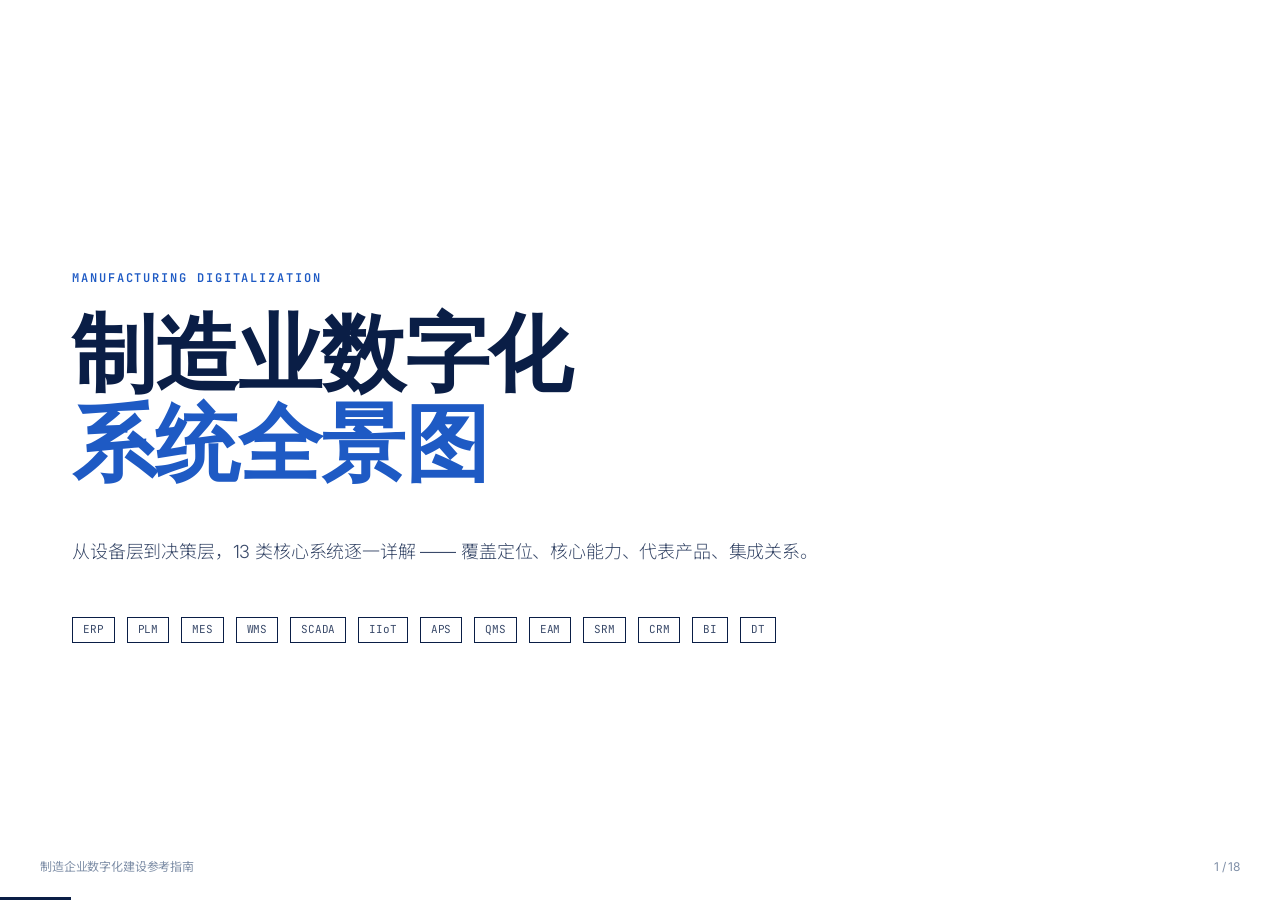
<file: mfg-digital-systems/index.html>
<!DOCTYPE html>
<html lang="zh-CN">
<head>
<meta charset="utf-8"><meta name="viewport" content="width=device-width,initial-scale=1">
<title>制造业数字化系统全景图</title>
<link rel="stylesheet" href="assets/fonts.css">
<link rel="stylesheet" href="assets/base.css">
<link rel="stylesheet" href="assets/themes/engineering-whiteprint.css">
<link rel="stylesheet" href="assets/animations/animations.css">
<link rel="stylesheet" href="style.css">
</head>
<body class="tpl-mfg" data-themes="engineering-whiteprint,blueprint,tokyo-night">
<div class="deck">

<!-- ====== 1. COVER ====== -->
<section class="slide full" data-title="封面">
  <p class="kicker">MANUFACTURING DIGITALIZATION</p>
  <h1 class="h1 mt-s">制造业数字化<br><span style="color:var(--accent-2)">系统全景图</span></h1>
  <p class="lede mt-l">从设备层到决策层，13 类核心系统逐一详解 —— 覆盖定位、核心能力、代表产品、集成关系。</p>
  <div class="row mt-l" style="gap:12px">
    <span class="pill-mono">ERP</span><span class="pill-mono">PLM</span><span class="pill-mono">MES</span>
    <span class="pill-mono">WMS</span><span class="pill-mono">SCADA</span><span class="pill-mono">IIoT</span>
    <span class="pill-mono">APS</span><span class="pill-mono">QMS</span><span class="pill-mono">EAM</span>
    <span class="pill-mono">SRM</span><span class="pill-mono">CRM</span><span class="pill-mono">BI</span>
    <span class="pill-mono">DT</span>
  </div>
  <div class="deck-footer" style="margin-top:48px"><span style="color:var(--text-3)">制造企业数字化建设参考指南</span><span class="slide-number" data-current="1" data-total="18"></span></div>
</section>

<!-- ====== 2. ISA-95 PYRAMID ====== -->
<section class="slide full" data-title="ISA-95金字塔">
  <p class="kicker">ARCHITECTURE OVERVIEW</p>
  <h2 class="h2 mt-s">ISA-95 自动化金字塔</h2>
  <p class="lede mt-s" style="font-size:15px">国际标准 ISA-95 将制造企业系统分为 5 个层级，从设备层到企业决策层逐级向上。本教程覆盖的 13 类系统主要分布在 Level 2-4。</p>

  <div class="pyramid">
    <div class="layer">
      <div class="lvl">LEVEL 4 · 企业层</div>
      <div class="name">ERP · PLM · BI · SRM · CRM</div>
      <div class="sub">企业资源 · 产品生命周期 · 商业智能 · 客户/供应商关系</div>
    </div>
    <div class="layer hl">
      <div class="lvl">LEVEL 3 · 制造运营层</div>
      <div class="name">MES/MOM · WMS · QMS · APS · EAM</div>
      <div class="sub">制造执行 · 仓储管理 · 质量 · 排程 · 设备资产</div>
    </div>
    <div class="layer">
      <div class="lvl">LEVEL 2 · 监控层</div>
      <div class="name">SCADA · HMI · DCS · IIoT 平台</div>
      <div class="sub">数据采集与监视控制 · 人机界面 · 工业物联网</div>
    </div>
    <div class="layer">
      <div class="lvl">LEVEL 1 · 控制层</div>
      <div class="name">PLC · CNC · DNC · 工业机器人</div>
      <div class="sub">可编程逻辑控制器 · 数控系统</div>
    </div>
    <div class="layer">
      <div class="lvl">LEVEL 0 · 现场层</div>
      <div class="name">传感器 · 执行器 · 电机 · 传送带 · 扫码枪 · RFID</div>
      <div class="sub">物理设备与信号采集</div>
    </div>
    <div style="text-align:center;margin-top:8px;font-size:11px;color:var(--text-3);font-family:'JetBrains Mono',monospace">
      ▲ 越往上数据量越小、决策影响越大 · 越往下实时性要求越高 ▼
    </div>
  </div>
</section>

<!-- ====== 3. ERP 详解 ====== -->
<section class="slide detail" data-title="ERP 详解">
  <div class="detail-hdr">
    <span class="sys-name">ERP</span>
    <span class="sys-full">Enterprise Resource Planning · 企业资源计划</span>
    <span class="sys-lvl">LEVEL 4 · 企业层</span>
  </div>
  <p class="lede" style="font-size:15px;margin-bottom:24px"><b>定位.</b> 管理企业核心业务流程的统一平台，涵盖财务、采购、销售、生产、库存、HR 等模块。数字化建设的"地基"与"主干"。</p>
  <div class="feat-grid g3">
    <div class="f-card"><h4>财务管理</h4><div class="f-body">总账/应收/应付/资产/出纳/成本核算。支持多组织、多会计准则、多账簿并行。<ul class="f-list"><li>凭证自动生成 → 过账 → 结账</li><li>三大报表 + 自定义管理报表</li><li>预算编制与执行监控</li></ul></div></div>
    <div class="f-card"><h4>供应链协同</h4><div class="f-body">采购到付款(P2P)、订单到收款(O2C)全流程管理。<ul class="f-list"><li>采购申请 → 订单 → 入库 → 应付 → 付款</li><li>销售报价 → 订单 → 出库 → 应收 → 收款</li><li>多级信用控制 · 价格策略 · 返利管理</li></ul></div></div>
    <div class="f-card"><h4>生产与计划</h4><div class="f-body">MRP/MPS 物料需求运算，生产工单全生命周期管理。<ul class="f-list"><li>BOM + 工艺路线 + 工作中心</li><li>MPS 主生产计划 → MRP 物料需求展开</li><li>生产订单 → 领料 → 报工 → 入库</li></ul></div></div>
  </div>
  <div class="flow-row">
    <span class="node">上游 SRM</span><span class="arr">→</span><span class="node hl">ERP</span><span class="arr">→</span><span class="node">MES</span><span class="arr">→</span><span class="node">WMS</span>
  </div>
  <div class="vendor-row"><span class="v-tag hl">SAP S/4HANA</span><span class="v-tag hl">Oracle EBS/Fusion</span><span class="v-tag hl">金蝶云星空</span><span class="v-tag hl">用友 U9 cloud</span><span class="v-tag">Microsoft Dynamics 365</span><span class="v-tag">Infor LN</span></div>
</section>

<!-- ====== 4. PLM 详解 ====== -->
<section class="slide detail" data-title="PLM 详解">
  <div class="detail-hdr">
    <span class="sys-name">PLM</span>
    <span class="sys-full">Product Lifecycle Management · 产品生命周期管理</span>
    <span class="sys-lvl">LEVEL 4 · 企业层</span>
  </div>
  <p class="lede" style="font-size:15px;margin-bottom:24px"><b>定位.</b> 管理产品从概念→设计→工艺→制造→服务→报废的全生命周期数据与流程，是产品数据的"单一真相源"。</p>
  <div class="feat-grid g3">
    <div class="f-card"><h4>数据管理</h4><div class="f-body"><b>CAD 文档管理：</b>3D/2D 图纸版本控制、检入/检出、在线协同。<b>BOM 转换：</b>EBOM(设计) → MBOM(制造) → SBOM(服务) 多视图管理与同步。<b>变更管理：</b>ECO/ECN 流程 — 申请→评审→执行→通知，全追溯。</div></div>
    <div class="f-card"><h4>协同设计</h4><div class="f-body"><b>多地协同：</b>跨部门/跨地区/跨供应商并行设计，实时数据同步。<b>合规管理：</b>物料 RoHS/REACH/冲突矿产等法规符合性检查。<b>项目管理：</b>新产品导入(NPI)阶段门控、任务分配、进度追踪。</div></div>
    <div class="f-card"><h4>工艺管理</h4><div class="f-body"><b>工艺路线设计：</b>标准工序、SOP、标准工时定义。<b>资源关联：</b>工序与设备/工装/人员技能绑定。<b>仿真验证：</b>装配仿真、人因工程、可达性分析。<ul class="f-list"><li>输出 → ERP 物料主数据 + BOM + 工艺路线</li></ul></div></div>
  </div>
  <div class="flow-row">
    <span class="node hl">PLM</span><span class="arr">→</span><span class="node">ERP</span><span class="arr">→</span><span class="node">MES</span>
  </div>
  <div class="vendor-row"><span class="v-tag hl">PTC Windchill</span><span class="v-tag hl">Siemens Teamcenter</span><span class="v-tag hl">Dassault ENOVIA</span><span class="v-tag">Aras Innovator</span><span class="v-tag">Oracle Agile</span></div>
</section>

<!-- ====== 5. MES/MOM 详解 ====== -->
<section class="slide detail" data-title="MES 详解">
  <div class="detail-hdr">
    <span class="sys-name">MES/MOM</span>
    <span class="sys-full">Manufacturing Execution System · 制造执行系统</span>
    <span class="sys-lvl">LEVEL 3 · 运营层</span>
  </div>
  <p class="lede" style="font-size:15px;margin-bottom:24px"><b>定位.</b> 连接 ERP 计划层与车间设备层的核心桥梁。实时管控生产过程，是智能制造的中枢神经。MOM(制造运营管理)是 MES 的扩展概念，覆盖更广。</p>
  <div class="feat-grid g3">
    <div class="f-card"><h4>工单与排程</h4><div class="f-body">接收 ERP 生产订单 → 车间排程 → 派工到产线/工位。齐套检查、开工确认、完工汇报。<ul class="f-list"><li>支持混流/单车/批量生产模式</li><li>工单进度实时追踪 → 回传 ERP</li></ul></div></div>
    <div class="f-card"><h4>物料与追溯</h4><div class="f-body"><b>批次追溯：</b>正向（批次→成品）/反向（成品→原材料）全程可查。<b>序列号追溯：</b>每件产品唯一标识，关联所有工序数据。<b>在制品管理：</b>WIP 库存实时可见，防呆防错。</div></div>
    <div class="f-card"><h4>质量与设备</h4><div class="f-body"><b>在线质量：</b>SPC 统计过程控制、首件检验、不良品处理闭环。<b>设备监控：</b>OEE 实时计算、设备状态采集、停机原因分类。<b>电子看板：</b>Andon 安灯系统、产量/质量/设备状态可视化。</div></div>
  </div>
  <div class="flow-row">
    <span class="node">ERP</span><span class="arr">→</span><span class="node hl">MES</span><span class="arr">↔</span><span class="node">SCADA</span><span class="arr">→</span><span class="node">PLC/设备</span>
  </div>
  <div class="vendor-row"><span class="v-tag hl">Siemens Opcenter</span><span class="v-tag hl">Rockwell FactoryTalk</span><span class="v-tag hl">SAP ME/DM</span><span class="v-tag">GE Proficy</span><span class="v-tag">盘古信息</span><span class="v-tag">赛意</span></div>
</section>

<!-- ====== 6. WMS 详解 ====== -->
<section class="slide detail" data-title="WMS 详解">
  <div class="detail-hdr">
    <span class="sys-name">WMS</span>
    <span class="sys-full">Warehouse Management System · 仓储管理系统</span>
    <span class="sys-lvl">LEVEL 3 · 运营层</span>
  </div>
  <p class="lede" style="font-size:15px;margin-bottom:24px"><b>定位.</b> 精细化管控仓库作业全流程，优化库存布局与拣货效率。区别于 ERP 库存模块：WMS 管"物理库存+库位+作业"，ERP 管"账面库存+价值+财务"。</p>
  <div class="feat-grid g3">
    <div class="f-card"><h4>入库管理</h4><div class="f-body">ASN 预收货 → 质检判定 → 上架策略推荐（周转率/ABC/就近）。支持越库直发、托盘化收货。<ul class="f-list"><li>RF扫码 · RFID批量读取</li></ul></div></div>
    <div class="f-card"><h4>出库管理</h4><div class="f-body">订单波次处理 → 拣货路径优化 → 复核包装 → 出库发运。<ul class="f-list"><li>摘果式/播种式拣货切换</li><li>FIFO/FEFO 批次自动锁定</li><li>快递面单对接</li></ul></div></div>
    <div class="f-card"><h4>库内与协同</h4><div class="f-body">盘点（循环/全盘）、移库、补货、库龄分析、呆滞预警。<b>自动化集成：</b>AGV/AMR 搬运、堆垛机 AS/RS、分拣线、电子标签拣选 PTW。<b>多仓协同：</b>中央仓+前置仓调拨、多级库存可视。</div></div>
  </div>
  <div class="flow-row">
    <span class="node">ERP</span><span class="arr">→</span><span class="node hl">WMS</span><span class="arr">↔</span><span class="node">MES</span><span class="arr">↔</span><span class="node">AGV/设备</span>
  </div>
  <div class="vendor-row"><span class="v-tag hl">Blue Yonder</span><span class="v-tag hl">SAP EWM</span><span class="v-tag hl">Manhattan</span><span class="v-tag">唯智</span><span class="v-tag">富勒 FLUX</span><span class="v-tag">Infor WMS</span></div>
</section>

<!-- ====== 7. SCADA 详解 ====== -->
<section class="slide detail" data-title="SCADA 详解">
  <div class="detail-hdr">
    <span class="sys-name">SCADA</span>
    <span class="sys-full">Supervisory Control and Data Acquisition · 数据采集与监视控制</span>
    <span class="sys-lvl">LEVEL 2 · 监控层</span>
  </div>
  <p class="lede" style="font-size:15px;margin-bottom:24px"><b>定位.</b> 连接现场 PLC/传感器/仪表，实现设备数据的实时采集、组态可视化监控、远程控制与报警管理。是"数字工厂"的数据入口。</p>
  <div class="feat-grid g3">
    <div class="f-card"><h4>数据采集</h4><div class="f-body"><b>采集对象：</b>设备运行参数(转速/温度/压力/电流)、产量计数、能耗数据、质量检测值。<b>协议适配：</b>Modbus RTU/TCP、OPC UA/DA、Profinet、EtherNet/IP、MQTT。<b>采集频率：</b>毫秒级~秒级，写入时序数据库。</div></div>
    <div class="f-card"><h4>实时监控</h4><div class="f-body"><b>组态画面：</b>工艺流程图、设备运行状态、仪表盘、趋势曲线。<b>报警管理：</b>多级报警（提示/预警/严重）、报警升级、联动停线。<b>远程控制：</b>设备启停、参数下发、配方切换。</div></div>
    <div class="f-card"><h4>数据输出</h4><div class="f-body"><b>向上供给：</b>MES 需要产量/设备状态/质量数据 → SCADA 汇总提供。<b>历史回溯：</b>时序数据库长期存储，支持任意时段历史趋势查询。<b>边缘计算：</b>本地预处理、过滤、聚合后再上传，减少带宽占用。</div></div>
  </div>
  <div class="flow-row">
    <span class="node">PLC/传感器</span><span class="arr">→</span><span class="node hl">SCADA</span><span class="arr">→</span><span class="node">MES</span><span class="arr">→</span><span class="node">IoT 平台</span>
  </div>
  <div class="vendor-row"><span class="v-tag hl">Siemens WinCC</span><span class="v-tag hl">Ignition</span><span class="v-tag hl">GE iFIX</span><span class="v-tag">力控</span><span class="v-tag">组态王</span><span class="v-tag">Kepware</span></div>
</section>

<!-- ====== 8. IIoT 详解 ====== -->
<section class="slide detail" data-title="IIoT 详解">
  <div class="detail-hdr">
    <span class="sys-name">IIoT 平台</span>
    <span class="sys-full">Industrial Internet of Things · 工业物联网平台</span>
    <span class="sys-lvl">LEVEL 2–4 · 跨层</span>
  </div>
  <p class="lede" style="font-size:15px;margin-bottom:24px"><b>定位.</b> 在 SCADA 之上建立企业级的设备数据平台，实现海量设备统一连接、数据湖存储、智能分析与应用赋能。</p>
  <div class="feat-grid g3">
    <div class="f-card"><h4>连接与建模</h4><div class="f-body"><b>异构接入：</b>支持数百种工业协议，通过边缘网关统一转换为标准数据模型。<b>设备孪生模型：</b>每台设备抽象为数字对象（属性/事件/指令/服务），语义化描述。<b>设备管理：</b>注册、配置、固件 OTA 升级、批量操作。</div></div>
    <div class="f-card"><h4>数据平台</h4><div class="f-body"><b>时序数据湖：</b>海量设备数据存储，冷热分层（热数据→内存，冷数据→低成本存储）。<b>数据治理：</b>清洗、插值、聚合、异常值处理。<b>规则引擎：</b>自定义触发条件 → 自动执行动作 → 推送通知。</div></div>
    <div class="f-card"><h4>预测与智能</h4><div class="f-body"><b>预测性维护：</b>基于振动/温度/电流历史数据，AI 评估设备健康度与剩余寿命。<b>能耗优化：</b>识别高能耗设备、空转检测、需量预测。<b>数字孪生：</b>为数字孪生提供实时数据驱动。</div></div>
  </div>
  <div class="flow-row">
    <span class="node">SCADA/PLC</span><span class="arr">→</span><span class="node hl">IIoT</span><span class="arr">→</span><span class="node">MES</span><span class="arr">→</span><span class="node">BI/DT</span>
  </div>
  <div class="vendor-row"><span class="v-tag hl">PTC ThingWorx</span><span class="v-tag hl">Siemens MindSphere</span><span class="v-tag hl">树根互联</span><span class="v-tag">海尔 COSMOPlat</span><span class="v-tag">AWS IoT</span><span class="v-tag">阿里云 IoT</span></div>
</section>

<!-- ====== 9. APS 详解 ====== -->
<section class="slide detail" data-title="APS 详解">
  <div class="detail-hdr">
    <span class="sys-name">APS</span>
    <span class="sys-full">Advanced Planning &amp; Scheduling · 高级计划与排程</span>
    <span class="sys-lvl">LEVEL 3 · 运营层</span>
  </div>
  <p class="lede" style="font-size:15px;margin-bottom:24px"><b>定位.</b> 在有限产能约束下通过遗传/启发式/精确算法自动生成最优排产方案。回答"先做哪个、用哪台机、谁来操作、什么时候完工"。</p>
  <div class="feat-grid g3">
    <div class="f-card"><h4>排程引擎</h4><div class="f-body"><b>约束建模：</b>设备产能(速度/台数)、模具夹具数量、人员班次与技能、物料齐套时间。<b>多目标优化：</b>最短交期延迟、最大化 OEE、最小化换模次数、均衡负载。支持多目标加权与帕累托优化。</div></div>
    <div class="f-card"><h4>可视化与交互</h4><div class="f-body"><b>甘特图：</b>每台设备每张工单的起止时间可视化，颜色区分工单类型。支持手动拖拽调整。<b>What-if 模拟：</b>插单/退单/设备故障 → 即时重排 → 对比方案影响。<b>KPI 对比：</b>不同排程方案的 OTD/利用率/成本对比。</div></div>
    <div class="f-card"><h4>集成闭环</h4><div class="f-body">ERP → 给 APS 需求(工单+交期+物料)；APS → 向 MES 输出作业序列。<ul class="f-list"><li>MES 实时反馈实际进度 → APS 动态调整</li><li>设备故障 → APS 自动重新分配任务</li></ul></div></div>
  </div>
  <div class="flow-row">
    <span class="node">ERP</span><span class="arr">→</span><span class="node hl">APS</span><span class="arr">→</span><span class="node">MES</span><span class="arr">→</span><span class="node">生产线</span>
  </div>
  <div class="vendor-row"><span class="v-tag hl">Asprova</span><span class="v-tag hl">Siemens Preactor</span><span class="v-tag hl">SAP APO/IBP</span><span class="v-tag">安达发</span><span class="v-tag">永凯</span></div>
</section>

<!-- ====== 10. QMS 详解 ====== -->
<section class="slide detail" data-title="QMS 详解">
  <div class="detail-hdr">
    <span class="sys-name">QMS</span>
    <span class="sys-full">Quality Management System · 质量管理系统</span>
    <span class="sys-lvl">LEVEL 3 · 运营层</span>
  </div>
  <p class="lede" style="font-size:15px;margin-bottom:24px"><b>定位.</b> 覆盖来料(IQC)→过程(IPQC)→出货(OQC)→市场(CQA)四阶段，实现质量策划→控制→改进的 PDCA 数字化闭环。</p>
  <div class="feat-grid g3">
    <div class="f-card"><h4>检验管理</h4><div class="f-body"><b>IQC 来料：</b>抽样方案(GB2828/AQL)、检验标准、检验记录、合格放行/让步接收/退货。<b>IPQC 过程：</b>首件检验、巡检、末件检验，控制图(SPC)自动判异。<b>OQC 出货：</b>成品抽检、合格证签发。</div></div>
    <div class="f-card"><h4>SPC 统计过程控制</h4><div class="f-body"><b>控制图：</b>X-bar R/X-bar S/P/Np/C/U 等常用控制图自动生成。<b>过程能力：</b>CP/CPK/PP/PPK 实时计算，异常点自动标红告警。<b>实时监控：</b>与检测设备/SCADA 直连，质量数据自动采集→实时判异。</div></div>
    <div class="f-card"><h4>改进与合规</h4><div class="f-body"><b>不合格处理：</b>评审→返工/让步/报废→8D 报告→纠正预防(CAPA)→闭环验证。<b>体系合规：</b>ISO 9001 / IATF 16949 / GMP / AS9100 等体系文件与记录管控。<b>供应商质量：</b>来料合格率统计、供应商质量评分、整改追踪。</div></div>
  </div>
  <div class="flow-row">
    <span class="node">供应商</span><span class="arr">→</span><span class="node hl">QMS</span><span class="arr">↔</span><span class="node">MES</span><span class="arr">↔</span><span class="node">ERP</span>
  </div>
  <div class="vendor-row"><span class="v-tag hl">Siemens QMS Professional</span><span class="v-tag hl">IQS</span><span class="v-tag hl">盈飞无限</span><span class="v-tag">库得克</span><span class="v-tag">MasterControl</span></div>
</section>

<!-- ====== 11. EAM 详解 ====== -->
<section class="slide detail" data-title="EAM 详解">
  <div class="detail-hdr">
    <span class="sys-name">EAM</span>
    <span class="sys-full">Enterprise Asset Management · 设备资产管理系统</span>
    <span class="sys-lvl">LEVEL 3 · 运营层</span>
  </div>
  <p class="lede" style="font-size:15px;margin-bottom:24px"><b>定位.</b> 对全厂设备资产进行全生命周期管理（采购→安装→运维→改造→报废），核心目标是最大化 OEE 和降低全寿命周期成本(LCC)。</p>
  <div class="feat-grid g3">
    <div class="f-card"><h4>设备台账</h4><div class="f-body"><b>资产编码：</b>唯一标识、设备树结构(总成→部件→零件)。<b>档案管理：</b>规格参数、采购信息、供应商、安装日期、质保期、技术文档关联。<b>位置追踪：</b>厂房→产线→工位层级绑定，支持移装调拨。</div></div>
    <div class="f-card"><h4>维护管理</h4><div class="f-body"><b>预防性维护(PM)：</b>按周期/抄表/状态触发保养工单（日检/周检/月检/年检）。<b>故障维修(CM)：</b>报修→派工→维修记录→验收闭环。<b>备件管理：</b>安全库存、采购申请、以旧换新、备件消耗关联设备。</div></div>
    <div class="f-card"><h4>OEE 与智能化</h4><div class="f-body"><b>OEE 公式：</b>时间开动率 × 性能开动率 × 合格率。<b>数据来源：</b>SCADA 自动采集停机/产量/废品，替代人工抄表。<b>预测维护：</b>结合 IoT 振动/温度/电流数据 → AI 预测故障 → 提前安排维修窗口。</div></div>
  </div>
  <div class="flow-row">
    <span class="node">SCADA/IoT</span><span class="arr">→</span><span class="node hl">EAM</span><span class="arr">→</span><span class="node">ERP</span><span class="arr">→</span><span class="node">采购/财务</span>
  </div>
  <div class="vendor-row"><span class="v-tag hl">IBM Maximo</span><span class="v-tag hl">SAP PM</span><span class="v-tag hl">Infor EAM</span><span class="v-tag">用友 AIoT</span><span class="v-tag">鲁邦通</span></div>
</section>

<!-- ====== 12. SRM 详解 ====== -->
<section class="slide detail" data-title="SRM 详解">
  <div class="detail-hdr">
    <span class="sys-name">SRM</span>
    <span class="sys-full">Supplier Relationship Management · 供应商关系管理</span>
    <span class="sys-lvl">LEVEL 4 · 企业层</span>
  </div>
  <p class="lede" style="font-size:15px;margin-bottom:24px"><b>定位.</b> 管理从寻源、准入、合作到绩效评估的供应商全生命周期，实现与上游供应商的端到端协同。</p>
  <div class="feat-grid g3">
    <div class="f-card"><h4>寻源与准入</h4><div class="f-body"><b>供应商注册：</b>企业信息、资质证书、生产能力自填。<b>评估与准入：</b>现场审核打分、样品验证、小批量试产，通过后入合格名录。<b>分级分类：</b>战略/核心/一般/试用，不同级别不同合作深度。</div></div>
    <div class="f-card"><h4>采购协同</h4><div class="f-body"><b>订单协同：</b>ERP 采购订单自动推送到 SRM 门户，供应商在线确认交期。<b>送货协同：</b>ASN 预发货通知、标签打印、条码生成。<b>对账协同：</b>收货数量 vs 供应商发货数量自动对账，差异标红，电子签章确认。</div></div>
    <div class="f-card"><h4>绩效管理</h4><div class="f-body"><b>QCD 评分模型：</b>Quality(来料合格率/退货率) · Cost(价格竞争力/降本率) · Delivery(准时率/准确率)。<b>8D 整改：</b>质量问题在线发起 8D 报告 → 供应商回复 → 闭环验证。<b>淘汰机制：</b>连续季度评分垫底 → 降级/减少份额/清退。</div></div>
  </div>
  <div class="flow-row">
    <span class="node hl">SRM</span><span class="arr">↔</span><span class="node">ERP</span><span class="arr">→</span><span class="node">WMS</span><span class="arr">→</span><span class="node">QMS</span>
  </div>
  <div class="vendor-row"><span class="v-tag hl">SAP Ariba</span><span class="v-tag hl">Coupa</span><span class="v-tag hl">甄云</span><span class="v-tag">企企通</span><span class="v-tag">用友 SRM</span></div>
</section>

<!-- ====== 13. CRM 详解 ====== -->
<section class="slide detail" data-title="CRM 详解">
  <div class="detail-hdr">
    <span class="sys-name">CRM</span>
    <span class="sys-full">Customer Relationship Management · 客户关系管理</span>
    <span class="sys-lvl">LEVEL 4 · 企业层</span>
  </div>
  <p class="lede" style="font-size:15px;margin-bottom:24px"><b>定位.</b> 管理客户、销售、营销和服务的全流程。在制造业中与 ERP 打通，实现从线索到收款的端到端闭环。</p>
  <div class="feat-grid g3">
    <div class="f-card"><h4>销售管理</h4><div class="f-body"><b>L2O 流程：</b>线索→商机→报价→合同→订单（转 ERP）。<b>客户 360°：</b>联系人、历史询价、历史订单、应收余额、信用状况一站式视图。<b>价格管理：</b>分级价目表、特价审批、合同价锁定。</div></div>
    <div class="f-card"><h4>营销自动化</h4><div class="f-body"><b>客户画像：</b>行业/规模/采购偏好/历史成交数据建模。<b>精准营销：</b>根据画像推荐产品、触发邮件/短信营销。<b>ROI 分析：</b>营销活动投入产出比、转化漏斗分析。</div></div>
    <div class="f-card"><h4>服务管理</h4><div class="f-body"><b>售后工单：</b>报修→派工→上门→维修记录→客户确认→费用结算。<b>SLA 管理：</b>按合同定义响应时间/解决时间，超时自动升级。<b>满意度：</b>服务后回访评分，NPS 净推荐值追踪。</div></div>
  </div>
  <div class="flow-row">
    <span class="node hl">CRM</span><span class="arr">→</span><span class="node">ERP</span><span class="arr">→</span><span class="node">MES</span><span class="arr">→</span><span class="node">物流</span>
  </div>
  <div class="vendor-row"><span class="v-tag hl">Salesforce</span><span class="v-tag hl">Microsoft Dynamics 365</span><span class="v-tag hl">纷享销客</span><span class="v-tag">销售易</span><span class="v-tag">HubSpot</span></div>
</section>

<!-- ====== 14. BI 详解 ====== -->
<section class="slide detail" data-title="BI 详解">
  <div class="detail-hdr">
    <span class="sys-name">BI</span>
    <span class="sys-full">Business Intelligence · 商业智能</span>
    <span class="sys-lvl">LEVEL 4 · 决策层</span>
  </div>
  <p class="lede" style="font-size:15px;margin-bottom:24px"><b>定位.</b> 汇聚全链路数据，通过可视化分析将数据转化为决策洞察。制造企业的 BI 核心是"管理驾驶舱"——一屏看全局。</p>
  <div class="feat-grid g2">
    <div class="f-card"><h4>数据接入与处理</h4><div class="f-body"><b>ETL 管道：</b>从 ERP/PLM/MES/WMS/SCADA 等多系统抽取数据 → 清洗 → 转换 → 加载入数据仓库/数据湖。<b>数据建模：</b>星型/雪花模型、维度建模、指标定义(KPI)。<b>数据质量：</b>重复检测、空值处理、一致性校验。</div></div>
    <div class="f-card"><h4>分析应用</h4><div class="f-body"><b>管理驾驶舱：</b>产量/良率/OEE/能耗/订单交付率一屏展示。<b>自助分析：</b>拖拽式报表、多维下钻(年→月→周→日→班组)、条件筛选、预警推送。<b>移动 BI：</b>手机端查看核心指标，异常 Push 通知。<div class="metric-row"><div class="metric"><div class="val">6</div><div class="lbl">大屏主题</div></div><div class="metric"><div class="val">20+</div><div class="lbl">KPI 指标</div></div><div class="metric"><div class="val">8</div><div class="lbl">数据源</div></div></div></div></div>
  </div>
  <div class="vendor-row"><span class="v-tag hl">Microsoft Power BI</span><span class="v-tag hl">帆软 FineBI</span><span class="v-tag hl">Tableau</span><span class="v-tag">Qlik</span><span class="v-tag">观远</span></div>
</section>

<!-- ====== 15. 数字孪生 详解 ====== -->
<section class="slide detail" data-title="数字孪生 详解">
  <div class="detail-hdr">
    <span class="sys-name">Digital Twin</span>
    <span class="sys-full">数字孪生 · 虚拟工厂</span>
    <span class="sys-lvl">LEVEL 4 · 决策层</span>
  </div>
  <p class="lede" style="font-size:15px;margin-bottom:24px"><b>定位.</b> 创建物理工厂的 1:1 虚拟镜像，实时数据驱动同步运行，支持仿真推演与决策优化。是智能制造的终极形态。</p>
  <div class="feat-grid g2">
    <div class="f-card"><h4>三维可视化工厂</h4><div class="f-body"><b>场景构建：</b>1:1 还原产线布局、设备外形、物流通道、管线桥架。<b>实时映射：</b>IoT/SCADA 数据驱动设备动画（运转/停机/报警颜色变化），物料 AGV 位置实时更新。<b>交互操作：</b>点击设备查看实时 OEE、点检记录、工艺参数；支持 360°旋转/缩放/剖切。</div></div>
    <div class="f-card"><h4>仿真与推演</h4><div class="f-body"><b>产线规划：</b>新产线布局模拟→物流路径优化→产能验证，投产前发现瓶颈。<b>What-if 分析：</b>"如果把这条线的节拍缩短 5 秒，整体产出增加多少？"<b>排程推演：</b>在数字孪生中预演 APS 排程方案，观察是否出现拥堵/等待。<b>能耗仿真：</b>模拟不同生产节奏下的能耗变化，优化能耗成本。</div></div>
  </div>
  <div class="flow-row">
    <span class="node">IoT/SCADA</span><span class="arr">→</span><span class="node hl">DT</span><span class="arr">→</span><span class="node">BI</span><span class="arr">→</span><span class="node">APS</span><span class="arr">→</span><span class="node">MES</span>
  </div>
  <div class="vendor-row"><span class="v-tag hl">NVIDIA Omniverse</span><span class="v-tag hl">Unity</span><span class="v-tag hl">优锘 ThingJS</span><span class="v-tag">Siemens Tecnomatix</span><span class="v-tag">达索 DELMIA</span></div>
</section>

<!-- ====== 16. 系统集成全景图 ====== -->
<section class="slide" data-title="系统集成">
  <p class="kicker">INTEGRATION ARCHITECTURE</p>
  <h2 class="h2 mt-s">系统集成全景图</h2>
  <p class="lede mt-s" style="font-size:15px">通过 ESB（企业服务总线）/ API Gateway / 消息队列实现各系统互联互通</p>
  <table class="spec-table mt-m">
    <thead><tr><th>集成对</th><th>方向</th><th>传递数据</th><th>推荐协议</th></tr></thead>
    <tbody>
      <tr><td>PLM → ERP</td><td>单向</td><td>物料主数据 · BOM(EBOM→MBOM) · 工艺路线 · 工程变更通知(ECN)</td><td>REST API / ESB</td></tr>
      <tr><td>ERP → MES</td><td>双向</td><td>生产订单 ↓ · 完工汇报/物料消耗 ↑ · 在制品信息 ↑</td><td>REST API / DB-Link</td></tr>
      <tr><td>ERP ↔ WMS</td><td>双向</td><td>出入库指令 ↓ · 库存异动/盘点差异 ↑ · 库位数据同步</td><td>WebService / API</td></tr>
      <tr><td>MES ↔ SCADA</td><td>双向</td><td>工单参数/配方 ↓ · 设备状态/产量/报警 ↑</td><td>OPC UA / MQTT</td></tr>
      <tr><td>SCADA → IoT</td><td>单向</td><td>设备实时数据流 · 报警事件 · 能耗数据</td><td>MQTT / Kafka</td></tr>
      <tr><td>IoT → APS</td><td>单向</td><td>设备实时产能/可用性 · 故障预测 → 动态重排程触发</td><td>API / 消息队列</td></tr>
      <tr><td>MES ↔ QMS</td><td>双向</td><td>检测任务 ↓ · 检测结果/不良品处置 ↑ · SPC 触发停线 ↓</td><td>API / 中间表</td></tr>
      <tr><td>EAM ↔ SCADA/IoT</td><td>双向</td><td>巡检计划 ↓ · 设备运行/故障数据 ↑ · 预测维护建议 ↑</td><td>MQTT / API</td></tr>
      <tr><td>SRM/CRM ↔ ERP</td><td>双向</td><td>采购/销售订单同步 · 送货/收货状态 · 对账数据</td><td>REST API</td></tr>
      <tr><td>All → BI</td><td>单向</td><td>全系统数据 ETL 汇聚 → 数据仓库 → 驾驶舱/报表</td><td>JDBC / API / CDC</td></tr>
    </tbody>
  </table>
</section>

<!-- ====== 17. 建设路径 ====== -->
<section class="slide full" data-title="建设路径">
  <p class="kicker">IMPLEMENTATION ROADMAP</p>
  <h2 class="h2 mt-s">数字化建设路径建议</h2>
  <p class="lede mt-s" style="font-size:15px">制造业数字化是系统工程，建议分三个"3 年计划"逐步推进：</p>
  <div class="phases">
    <div class="phase"><div class="num">P1</div><div class="label">夯基础（1–2 年）</div><div class="desc">ERP + PLM 先行<br>建立主数据标准<br>核心流程线上化<br>组织变革同步启动</div></div>
    <div class="phase"><div class="num">P2</div><div class="label">通现场（2–3 年）</div><div class="desc">MES + WMS + SCADA<br>打通车间与仓库<br>实时数据采集上线<br>质量追溯体系建立</div></div>
    <div class="phase"><div class="num">P3</div><div class="label">智运营（3–5 年）</div><div class="desc">APS + IoT + QMS + BI<br>智能排程 · 预测维护<br>数字孪生 · 管理驾驶舱<br>数据驱动持续优化</div></div>
  </div>
  <div class="sys-card mt-l" style="width:100%;border-left:4px solid var(--accent-2)">
    <h4>五个关键成功要素</h4>
    <p style="color:var(--text-2);line-height:1.9;margin:8px 0 0;font-size:14px">
      <b>① 主数据先行：</b>物料编码/分类/BOM/工艺路线标准化是所有系统的基础，主数据不清后面全乱<br>
      <b>② 流程先于系统：</b>先梳理优化业务流程，再选型系统。不要试图用系统来固化低效流程<br>
      <b>③ 集成规划前置：</b>提前设计 ESB/API 架构，避免后期形成新的数据孤岛，集成成本远超系统本身<br>
      <b>④ 分步实施：</b>一阶段只上线 1–2 个系统，稳定运行 3–6 个月后再启动下一阶段<br>
      <b>⑤ 一把手工程：</b>数字化是管理变革，不是 IT 项目。需要最高管理者持续推动
    </p>
  </div>
</section>

<!-- ====== 18. 总结 ====== -->
<section class="slide full" data-title="总结">
  <p class="kicker">SUMMARY</p>
  <h1 class="h1 mt-s">总结</h1>
  <div class="card-grid g3 mt-l" style="width:100%">
    <div class="sys-card"><h4>企业层 (L4)</h4><p style="margin:0;color:var(--text-2);font-size:14px;line-height:1.8">ERP 管资源 · PLM 管产品<br>SRM 管供应商 · CRM 管客户<br>BI 管决策 · DT 管仿真</p></div>
    <div class="sys-card"><h4>运营层 (L3)</h4><p style="margin:0;color:var(--text-2);font-size:14px;line-height:1.8">MES 管执行 · WMS 管仓储<br>QMS 管质量 · APS 管排程<br>EAM 管设备</p></div>
    <div class="sys-card"><h4>监控与控制 (L0–2)</h4><p style="margin:0;color:var(--text-2);font-size:14px;line-height:1.8">SCADA 采数据 · IoT 联万物<br>PLC 控设备 · 传感器 测物理量<br>HMI 人机交互</p></div>
  </div>
  <p class="lede mt-l" style="font-size:17px;line-height:2.2;text-align:center;max-width:100%">
    数字化转型不是引入单一系统，而是构建一个<br>
    <b style="color:var(--accent-2);border-bottom:3px solid var(--accent-2)">互联互通、数据驱动、持续优化的数字化生态系统</b>。
  </p>
  <div class="deck-footer" style="margin-top:48px"><span style="color:var(--text-3)">制造企业数字化建设参考指南</span><span class="slide-number"></span></div>
</section>

</div>
<script src="assets/runtime.js"></script>
</body>
</html>
</file>
<file: erp-kingdee-tutorial/assets/fonts.css>
/* html-ppt :: shared webfonts */
@import url('https://fonts.googleapis.com/css2?family=Inter:wght@200;300;400;500;600;700;800;900&display=swap');
@import url('https://fonts.googleapis.com/css2?family=Noto+Sans+SC:wght@200;300;400;500;600;700;900&display=swap');
@import url('https://fonts.googleapis.com/css2?family=Noto+Serif+SC:wght@300;400;600;700&display=swap');
@import url('https://fonts.googleapis.com/css2?family=JetBrains+Mono:wght@400;500;700&display=swap');
@import url('https://fonts.googleapis.com/css2?family=Playfair+Display:ital,wght@0,400;0,600;0,800;1,400&display=swap');
@import url('https://fonts.googleapis.com/css2?family=Space+Grotesk:wght@300;400;500;600;700&display=swap');
@import url('https://fonts.googleapis.com/css2?family=IBM+Plex+Mono:wght@300;400;500;700&display=swap');
@import url('https://fonts.googleapis.com/css2?family=Archivo+Black&display=swap');
</file>
<file: erp-kingdee-tutorial/assets/base.css>
/* html-ppt :: base.css — reset + shared tokens + layout primitives */
/* Default tokens. Themes in assets/themes/*.css override the :root block. */
:root {
  --bg: #ffffff;
  --bg-soft: #f7f7f8;
  --surface: #ffffff;
  --surface-2: #f2f2f4;
  --border: rgba(0,0,0,.08);
  --border-strong: rgba(0,0,0,.16);
  --text-1: #111216;
  --text-2: #55596a;
  --text-3: #8a8f9e;
  --accent: #3b6cff;
  --accent-2: #7a5cff;
  --accent-3: #ff5c8a;
  --good: #1aaf6c;
  --warn: #f5a524;
  --bad:  #e0445a;
  --grad: linear-gradient(135deg,#3b6cff,#7a5cff 55%,#ff5c8a);
  --grad-soft: linear-gradient(135deg,#eef2ff,#f5ecff 55%,#ffeef5);
  --radius: 18px;
  --radius-sm: 12px;
  --radius-lg: 26px;
  --shadow: 0 10px 30px rgba(18,24,40,.08), 0 2px 6px rgba(18,24,40,.04);
  --shadow-lg: 0 24px 60px rgba(18,24,40,.14), 0 6px 16px rgba(18,24,40,.06);
  --font-sans: 'Inter','Noto Sans SC',-apple-system,BlinkMacSystemFont,Helvetica,Arial,sans-serif;
  --font-serif: 'Playfair Display','Noto Serif SC',Georgia,serif;
  --font-mono: 'JetBrains Mono','IBM Plex Mono',SFMono-Regular,Menlo,monospace;
  --font-display: var(--font-sans);
  --letter-tight: -.03em;
  --letter-normal: -.01em;
  --ease: cubic-bezier(.4,0,.2,1);
}

*,*::before,*::after{box-sizing:border-box}
html,body{margin:0;padding:0;background:var(--bg);color:var(--text-1);
  font-family:var(--font-sans);font-weight:400;line-height:1.6;
  -webkit-font-smoothing:antialiased;-moz-osx-font-smoothing:grayscale;
  letter-spacing:var(--letter-normal)}
img,svg,video{max-width:100%;display:block}
a{color:var(--accent);text-decoration:none}
a:hover{text-decoration:underline}
code,kbd,pre,samp{font-family:var(--font-mono)}

/* ================= SLIDE SYSTEM ================= */
.deck{position:relative;width:100vw;height:100vh;overflow:hidden;background:var(--bg)}
.slide{
  position:absolute;inset:0;
  display:flex;flex-direction:column;justify-content:center;
  padding:72px 96px;
  box-sizing:border-box;
  opacity:0;pointer-events:none;
  transition:opacity .5s var(--ease), transform .5s var(--ease);
  transform:translateX(30px);
  overflow:hidden;
}
.slide.is-active{opacity:1;pointer-events:auto;transform:translateX(0);z-index:2}
.slide.is-prev{transform:translateX(-30px)}

/* single-page standalone (used when a layout file is opened directly) */
body.single .slide{position:relative;width:100vw;height:100vh;opacity:1;transform:none;pointer-events:auto}

/* ================= TYPOGRAPHY ================= */
.eyebrow{font-size:13px;font-weight:500;letter-spacing:.16em;text-transform:uppercase;color:var(--text-3)}
.kicker{font-size:14px;font-weight:600;color:var(--accent);letter-spacing:.08em;text-transform:uppercase}
h1.title,.h1{font-family:var(--font-display);font-size:72px;line-height:1.05;font-weight:800;letter-spacing:var(--letter-tight);margin:0 0 18px;color:var(--text-1)}
h2.title,.h2{font-family:var(--font-display);font-size:54px;line-height:1.1;font-weight:700;letter-spacing:var(--letter-tight);margin:0 0 14px}
h3,.h3{font-size:32px;line-height:1.2;font-weight:600;letter-spacing:var(--letter-normal);margin:0 0 10px}
h4,.h4{font-size:22px;line-height:1.3;font-weight:600;margin:0 0 8px}
.lede{font-size:22px;line-height:1.55;color:var(--text-2);font-weight:300;max-width:62ch}
.dim{color:var(--text-2)}
.dim2{color:var(--text-3)}
.mono{font-family:var(--font-mono)}
.serif{font-family:var(--font-serif)}
.gradient-text{background:var(--grad);-webkit-background-clip:text;background-clip:text;-webkit-text-fill-color:transparent;color:transparent}

/* ================= LAYOUT PRIMITIVES ================= */
.stack>*+*{margin-top:14px}
.row{display:flex;gap:24px;align-items:center}
.row.wrap{flex-wrap:wrap}
.grid{display:grid;gap:24px}
.g2{grid-template-columns:repeat(2,1fr)}
.g3{grid-template-columns:repeat(3,1fr)}
.g4{grid-template-columns:repeat(4,1fr)}
.center{display:flex;align-items:center;justify-content:center;text-align:center}
.fill{flex:1}
.sp-t{padding-top:24px}.sp-b{padding-bottom:24px}
.mt-s{margin-top:8px}.mt-m{margin-top:18px}.mt-l{margin-top:32px}
.mb-s{margin-bottom:8px}.mb-m{margin-bottom:18px}.mb-l{margin-bottom:32px}

/* ================= CARDS ================= */
.card{background:var(--surface);border:1px solid var(--border);border-radius:var(--radius);
  padding:26px 28px;box-shadow:var(--shadow);position:relative;overflow:hidden}
.card-soft{background:var(--surface-2);border:1px solid var(--border)}
.card-outline{background:transparent;border:1.5px solid var(--border-strong);box-shadow:none}
.card-accent{background:var(--surface);border-top:3px solid var(--accent)}
.card-hover{transition:transform .3s var(--ease),box-shadow .3s var(--ease)}
.card-hover:hover{transform:translateY(-4px);box-shadow:var(--shadow-lg)}

.pill{display:inline-block;padding:4px 12px;border-radius:999px;font-size:12px;font-weight:500;
  background:var(--surface-2);color:var(--text-2);border:1px solid var(--border)}
.pill-accent{background:color-mix(in srgb,var(--accent) 12%,transparent);color:var(--accent);border-color:color-mix(in srgb,var(--accent) 28%,transparent)}

/* ================= BARS / DIVIDERS ================= */
.divider{height:1px;background:var(--border);width:100%}
.divider-accent{height:3px;width:72px;background:var(--accent);border-radius:2px}

/* ================= CHROME (header/footer/progress) ================= */
.deck-header{position:absolute;top:24px;left:40px;right:40px;display:flex;align-items:center;justify-content:space-between;
  font-size:12px;color:var(--text-3);letter-spacing:.12em;text-transform:uppercase;z-index:10;pointer-events:none}
.deck-footer{position:absolute;bottom:24px;left:40px;right:40px;display:flex;align-items:center;justify-content:space-between;
  font-size:12px;color:var(--text-3);z-index:10;pointer-events:none}
.slide-number::before{content:attr(data-current)}
.slide-number::after{content:" / " attr(data-total)}
.progress-bar{position:fixed;left:0;right:0;bottom:0;height:3px;background:transparent;z-index:20}
.progress-bar > span{display:block;height:100%;width:0;background:var(--accent);transition:width .3s var(--ease)}

/* ================= PRESENTER / OVERVIEW ================= */
.notes{display:none!important}
.notes-overlay{position:fixed;inset:auto 0 0 0;max-height:42vh;background:rgba(20,22,30,.95);color:#e8ebf4;
  padding:20px 32px;font-size:16px;line-height:1.6;border-top:1px solid rgba(255,255,255,.1);transform:translateY(100%);
  transition:transform .3s var(--ease);z-index:40;overflow:auto;font-family:var(--font-sans)}
.notes-overlay.open{transform:translateY(0)}
.overview{position:fixed;inset:0;background:rgba(10,12,18,.92);backdrop-filter:blur(12px);z-index:50;
  display:none;padding:40px;overflow:auto}
.overview.open{display:grid;grid-template-columns:repeat(4,1fr);gap:20px;align-content:start}
.overview .thumb{background:var(--surface);border:1px solid var(--border);border-radius:12px;
  aspect-ratio:16/9;overflow:hidden;cursor:pointer;position:relative;color:var(--text-1);padding:16px;
  font-size:11px;transition:transform .2s var(--ease)}
.overview .thumb:hover{transform:scale(1.04)}
.overview .thumb .n{position:absolute;top:8px;left:10px;font-weight:700;font-size:14px;color:var(--text-3)}
.overview .thumb .t{position:absolute;bottom:10px;left:14px;right:14px;font-weight:600;color:var(--text-1)}

/* ================= PRESENTER VIEW ================= */
/* Presenter view opens in a separate popup window (S key).
 * All presenter styles are self-contained in the popup HTML generated by runtime.js.
 * The audience window (this file) is NOT affected — it stays as normal deck view.
 * Only the .notes class below is needed to hide speaker notes from audience. */

/* ================= UTILITY ================= */
.hidden{display:none!important}
.nowrap{white-space:nowrap}
.tr{text-align:right}.tc{text-align:center}.tl{text-align:left}
.uppercase{text-transform:uppercase;letter-spacing:.12em}

/* ================= PRINT ================= */
@media print{
  .slide{position:relative;opacity:1!important;transform:none!important;page-break-after:always;height:100vh}
  .deck-header,.deck-footer,.progress-bar,.notes-overlay,.overview{display:none!important}
}
</file>
<file: erp-kingdee-tutorial/assets/themes/solarized-light.css>
/* theme: solarized-light */
:root{
  --bg:#fdf6e3;--bg-soft:#eee8d5;--surface:#ffffff;--surface-2:#f5efd7;
  --border:rgba(88,110,117,.2);--border-strong:rgba(88,110,117,.4);
  --text-1:#073642;--text-2:#586e75;--text-3:#93a1a1;
  --accent:#268bd2;--accent-2:#2aa198;--accent-3:#d33682;
  --good:#859900;--warn:#b58900;--bad:#dc322f;
  --grad:linear-gradient(135deg,#268bd2,#2aa198 50%,#859900);
  --grad-soft:linear-gradient(135deg,#fdf6e3,#eee8d5);
  --radius:10px;--radius-sm:6px;--radius-lg:16px;
  --shadow:0 6px 20px rgba(88,110,117,.14);
  --shadow-lg:0 18px 50px rgba(88,110,117,.24);
  --font-sans:'Inter','Noto Sans SC',sans-serif;
}
</file>
<file: erp-kingdee-tutorial/assets/animations/animations.css>
/* html-ppt :: animations.css
 * Apply by adding class="anim-<name>" or data-anim="<name>".
 * Durations are deliberately snappy; tweak --anim-dur per element.
 */
:root{--anim-dur:.7s;--anim-ease:cubic-bezier(.4,0,.2,1)}

/* ---------- FADE DIRECTIONALS ---------- */
@keyframes kf-fade-up{from{opacity:0;transform:translateY(32px)}to{opacity:1;transform:none}}
@keyframes kf-fade-down{from{opacity:0;transform:translateY(-32px)}to{opacity:1;transform:none}}
@keyframes kf-fade-left{from{opacity:0;transform:translateX(-40px)}to{opacity:1;transform:none}}
@keyframes kf-fade-right{from{opacity:0;transform:translateX(40px)}to{opacity:1;transform:none}}
.anim-fade-up{animation:kf-fade-up var(--anim-dur) var(--anim-ease) both}
.anim-fade-down{animation:kf-fade-down var(--anim-dur) var(--anim-ease) both}
.anim-fade-left{animation:kf-fade-left var(--anim-dur) var(--anim-ease) both}
.anim-fade-right{animation:kf-fade-right var(--anim-dur) var(--anim-ease) both}

/* ---------- RISE / DROP / ZOOM / BLUR / GLITCH ---------- */
@keyframes kf-rise{from{opacity:0;transform:translateY(60px) scale(.97);filter:blur(6px)}to{opacity:1;transform:none;filter:none}}
@keyframes kf-drop{from{opacity:0;transform:translateY(-60px) scale(.97)}to{opacity:1;transform:none}}
@keyframes kf-zoom{0%{opacity:0;transform:scale(.6)}60%{transform:scale(1.04)}100%{opacity:1;transform:scale(1)}}
@keyframes kf-blur{from{opacity:0;filter:blur(18px)}to{opacity:1;filter:none}}
@keyframes kf-glitch{0%{opacity:0;transform:translateX(0);clip-path:inset(0 0 0 0)}
  20%{opacity:1;transform:translateX(-6px);clip-path:inset(20% 0 30% 0)}
  40%{transform:translateX(4px);clip-path:inset(50% 0 10% 0)}
  60%{transform:translateX(-3px);clip-path:inset(10% 0 60% 0)}
  80%{transform:translateX(2px);clip-path:inset(0 0 0 0)}
  100%{opacity:1;transform:none}}
.anim-rise-in{animation:kf-rise .9s var(--anim-ease) both}
.anim-drop-in{animation:kf-drop .8s var(--anim-ease) both}
.anim-zoom-pop{animation:kf-zoom .7s cubic-bezier(.22,1.3,.36,1) both}
.anim-blur-in{animation:kf-blur .8s var(--anim-ease) both}
.anim-glitch-in{animation:kf-glitch .8s steps(5,end) both}

/* ---------- TYPEWRITER ---------- */
.anim-typewriter{display:inline-block;overflow:hidden;white-space:nowrap;border-right:2px solid currentColor;
  width:0;animation:kf-type 2.4s steps(40,end) forwards, kf-caret 1s step-end infinite}
@keyframes kf-type{to{width:100%}}
@keyframes kf-caret{50%{border-color:transparent}}

/* ---------- GLOW / SHIMMER / GRADIENT-FLOW ---------- */
@keyframes kf-neon{0%,100%{text-shadow:0 0 8px var(--accent),0 0 20px var(--accent)}
  50%{text-shadow:0 0 16px var(--accent),0 0 40px var(--accent),0 0 80px var(--accent)}}
.anim-neon-glow{animation:kf-neon 2s ease-in-out infinite}

.anim-shimmer-sweep{position:relative;overflow:hidden}
.anim-shimmer-sweep::after{content:"";position:absolute;inset:0;
  background:linear-gradient(110deg,transparent 40%,rgba(255,255,255,.55) 50%,transparent 60%);
  transform:translateX(-100%);animation:kf-shimmer 2.4s var(--anim-ease) infinite}
@keyframes kf-shimmer{to{transform:translateX(100%)}}

.anim-gradient-flow{background:linear-gradient(90deg,var(--accent),var(--accent-2,var(--accent)),var(--accent-3,var(--accent)),var(--accent));
  background-size:300% 100%;-webkit-background-clip:text;background-clip:text;color:transparent;-webkit-text-fill-color:transparent;
  animation:kf-gradflow 4s linear infinite}
@keyframes kf-gradflow{to{background-position:300% 0}}

/* ---------- STAGGER LIST ---------- */
.anim-stagger-list > *{opacity:0;animation:kf-rise .65s var(--anim-ease) both}
.anim-stagger-list > *:nth-child(1){animation-delay:.05s}
.anim-stagger-list > *:nth-child(2){animation-delay:.15s}
.anim-stagger-list > *:nth-child(3){animation-delay:.25s}
.anim-stagger-list > *:nth-child(4){animation-delay:.35s}
.anim-stagger-list > *:nth-child(5){animation-delay:.45s}
.anim-stagger-list > *:nth-child(6){animation-delay:.55s}
.anim-stagger-list > *:nth-child(7){animation-delay:.65s}
.anim-stagger-list > *:nth-child(8){animation-delay:.75s}
.anim-stagger-list > *:nth-child(n+9){animation-delay:.85s}

/* ---------- COUNTER-UP (JS-driven, marker class only) ---------- */
.counter{font-variant-numeric:tabular-nums}

/* ---------- SVG PATH DRAW ---------- */
.anim-path-draw path,.anim-path-draw line,.anim-path-draw polyline,.anim-path-draw circle,.anim-path-draw rect{
  stroke-dasharray:1000;stroke-dashoffset:1000;animation:kf-draw 2s var(--anim-ease) forwards}
@keyframes kf-draw{to{stroke-dashoffset:0}}

/* ---------- PARALLAX TILT (hover) ---------- */
.anim-parallax-tilt{transform-style:preserve-3d;transition:transform .4s var(--anim-ease)}
.anim-parallax-tilt:hover{transform:perspective(900px) rotateX(6deg) rotateY(-8deg) translateZ(10px)}

/* ---------- CARD FLIP 3D ---------- */
@keyframes kf-flip{from{transform:perspective(1200px) rotateY(-90deg);opacity:0}
  to{transform:perspective(1200px) rotateY(0);opacity:1}}
.anim-card-flip-3d{animation:kf-flip .9s var(--anim-ease) both;transform-style:preserve-3d;backface-visibility:hidden}

/* ---------- CUBE ROTATE 3D ---------- */
@keyframes kf-cube{from{transform:perspective(1200px) rotateX(20deg) rotateY(-90deg) translateZ(-200px);opacity:0}
  to{transform:perspective(1200px) rotateX(0) rotateY(0) translateZ(0);opacity:1}}
.anim-cube-rotate-3d{animation:kf-cube 1s var(--anim-ease) both}

/* ---------- PAGE TURN 3D ---------- */
@keyframes kf-pageturn{from{transform:perspective(1600px) rotateY(-85deg);transform-origin:left center;opacity:0}
  to{transform:perspective(1600px) rotateY(0);opacity:1}}
.anim-page-turn-3d{animation:kf-pageturn 1s var(--anim-ease) both;transform-origin:left center}

/* ---------- PERSPECTIVE ZOOM ---------- */
@keyframes kf-pzoom{from{opacity:0;transform:perspective(1400px) translateZ(-400px) rotateX(12deg)}
  to{opacity:1;transform:none}}
.anim-perspective-zoom{animation:kf-pzoom 1s var(--anim-ease) both}

/* ---------- MARQUEE SCROLL ---------- */
.anim-marquee-scroll{display:flex;gap:48px;white-space:nowrap;animation:kf-marquee 20s linear infinite}
@keyframes kf-marquee{from{transform:translateX(0)}to{transform:translateX(-50%)}}

/* ---------- KEN BURNS ---------- */
@keyframes kf-kenburns{0%{transform:scale(1) translate(0,0)}100%{transform:scale(1.15) translate(-2%,-1%)}}
.anim-kenburns{animation:kf-kenburns 14s ease-in-out infinite alternate}

/* ---------- CONFETTI BURST (pseudo — pure CSS sparkles) ---------- */
.anim-confetti-burst{position:relative}
.anim-confetti-burst::before,.anim-confetti-burst::after{
  content:"";position:absolute;top:50%;left:50%;width:8px;height:8px;border-radius:50%;
  background:var(--accent);box-shadow:
    20px -30px 0 var(--accent-2,var(--accent)),-25px -20px 0 var(--accent-3,var(--accent)),
    30px 20px 0 var(--good,#1aaf6c),-30px 25px 0 var(--warn,#f5a524),
    40px -10px 0 var(--bad,#e0445a),-45px 0 0 var(--accent),
    10px 40px 0 var(--accent-2,var(--accent)),-15px -40px 0 var(--accent-3,var(--accent));
  opacity:0;animation:kf-confetti 1.2s var(--anim-ease) forwards}
.anim-confetti-burst::after{animation-delay:.15s;transform:rotate(45deg)}
@keyframes kf-confetti{0%{opacity:0;transform:scale(.2)}30%{opacity:1}100%{opacity:0;transform:scale(2.2)}}

/* ---------- SPOTLIGHT ---------- */
@keyframes kf-spot{0%{clip-path:circle(0% at 50% 50%)}100%{clip-path:circle(140% at 50% 50%)}}
.anim-spotlight{animation:kf-spot 1.1s var(--anim-ease) both}

/* ---------- MORPH SHAPE (SVG) ---------- */
.anim-morph-shape path{animation:kf-morph 6s ease-in-out infinite alternate}
@keyframes kf-morph{0%{d:path("M60,120 Q120,20 180,120 T300,120")}
  100%{d:path("M60,120 Q120,220 180,120 T300,120")}}

/* ---------- RIPPLE REVEAL ---------- */
@keyframes kf-ripple{0%{clip-path:circle(0% at 20% 80%);opacity:.4}
  100%{clip-path:circle(160% at 20% 80%);opacity:1}}
.anim-ripple-reveal{animation:kf-ripple 1.2s var(--anim-ease) both}

/* reduced motion */
@media (prefers-reduced-motion: reduce){
  [class*="anim-"]{animation:none!important;transition:none!important}
}
</file>
<file: erp-kingdee-tutorial/style.css>
/* course-module layout — uses theme color tokens */
.tpl-course-module{
  font-family:'Inter','Noto Sans SC',sans-serif;
}
.tpl-course-module .slide{padding:64px 80px;background:var(--bg);display:grid;grid-template-columns:260px 1fr;gap:56px;align-content:start}
.tpl-course-module .slide.full{grid-template-columns:1fr;display:flex;flex-direction:column;justify-content:center}
.tpl-course-module .sidebar{border-right:1px solid var(--border);padding-right:32px;position:relative}
.tpl-course-module .sidebar .brand{font-family:'Playfair Display',serif;font-size:22px;font-weight:700;color:var(--accent)}
.tpl-course-module .sidebar .brand::before{content:"✦ ";color:var(--accent-2)}
.tpl-course-module .sidebar h5{font-size:11px;font-weight:700;text-transform:uppercase;letter-spacing:.12em;color:var(--text-3);margin:32px 0 12px}
.tpl-course-module .obj-list{list-style:none;padding:0;margin:0;font-size:13px;color:var(--text-2);line-height:1.5}
.tpl-course-module .obj-list li{padding:8px 0 8px 22px;position:relative;border-bottom:1px dashed var(--border)}
.tpl-course-module .obj-list li::before{content:"○";position:absolute;left:0;top:8px;color:var(--accent)}
.tpl-course-module .obj-list li.done::before{content:"●";color:var(--accent)}
.tpl-course-module .obj-list li.current{color:var(--text-1);font-weight:700}
.tpl-course-module .obj-list li.current::before{content:"▸";color:var(--accent-2)}
.tpl-course-module .main{min-width:0}
.tpl-course-module .h1{font-family:'Playfair Display',serif;font-size:72px;line-height:1.02;font-weight:800;letter-spacing:-.02em;color:var(--text-1)}
.tpl-course-module .h2{font-family:'Playfair Display',serif;font-size:48px;line-height:1.1;font-weight:700;letter-spacing:-.015em;color:var(--text-1)}
.tpl-course-module h3,.tpl-course-module h4{color:var(--text-1)}
.tpl-course-module .kicker{color:var(--accent-2);font-size:12px;font-weight:700;letter-spacing:.14em}
.tpl-course-module .lede{font-size:20px;color:var(--text-2);line-height:1.7}
.tpl-course-module .callout{border-left:4px solid var(--accent-2);background:var(--surface-2);padding:20px 24px;border-radius:0 var(--radius) var(--radius) 0;margin-top:24px}
.tpl-course-module .callout b{color:var(--accent-2)}
.tpl-course-module .concept-box{background:var(--surface);border:1px solid var(--border);border-radius:var(--radius);padding:24px 26px;box-shadow:var(--shadow)}
.tpl-course-module .concept-box h4{margin-top:0;color:var(--accent)}
.tpl-course-module .exercise{background:var(--surface-2);border:1.5px dashed var(--accent-2);border-radius:var(--radius);padding:24px 28px}
.tpl-course-module .exercise::before{content:"✎ 思考题";display:block;font-size:12px;font-weight:700;letter-spacing:.12em;color:var(--accent-2);margin-bottom:10px;text-transform:uppercase}
.tpl-course-module .code{background:var(--text-1);color:var(--bg);border-radius:var(--radius);padding:20px 24px;font-family:'JetBrains Mono',monospace;font-size:14px;line-height:1.7;overflow:auto}
.tpl-course-module .code .cmt{color:var(--text-3);font-style:italic}
.tpl-course-module .code .kw{color:var(--accent-2)}
.tpl-course-module .code .str{color:var(--accent)}
.tpl-course-module .mcq{background:var(--surface);border:1px solid var(--border);border-radius:var(--radius);padding:18px 22px;margin-bottom:10px;display:flex;gap:14px;align-items:flex-start;cursor:pointer}
.tpl-course-module .mcq .letter{flex:none;width:28px;height:28px;border-radius:50%;border:2px solid var(--text-3);display:flex;align-items:center;justify-content:center;font-weight:700;font-size:13px;color:var(--text-2)}
.tpl-course-module .mcq.correct{border-color:var(--accent);background:rgba(38,139,210,.06)}
.tpl-course-module .mcq.correct .letter{border-color:var(--accent);background:var(--accent);color:#fff}
.tpl-course-module .pill-academic{display:inline-block;padding:4px 12px;border-radius:4px;background:var(--surface-2);border:1px solid var(--border);font-size:12px;color:var(--text-2);font-family:'JetBrains Mono',monospace}
.tpl-course-module .slide.full .h1{font-size:88px}
.tpl-course-module .deck-footer{color:var(--text-3)}
/* flow diagram */
.tpl-course-module .flow{display:flex;align-items:center;gap:8px;flex-wrap:wrap;margin-top:16px}
.tpl-course-module .flow .step{background:var(--surface);border:1.5px solid var(--accent);border-radius:8px;padding:8px 16px;font-size:14px;font-weight:600;color:var(--text-1);white-space:nowrap}
.tpl-course-module .flow .arrow{color:var(--accent-2);font-size:18px;font-weight:700}
/* table */
.tpl-course-module .info-table{width:100%;border-collapse:collapse;font-size:14px;margin-top:16px}
.tpl-course-module .info-table td{padding:10px 14px;border-bottom:1px solid var(--border);vertical-align:top;line-height:1.6}
.tpl-course-module .info-table td:first-child{font-weight:700;color:var(--accent);white-space:nowrap;width:120px}
.tpl-course-module .info-table tr:last-child td{border-bottom:none}
/* 3-col grid */
.tpl-course-module .grid.g3{grid-template-columns:repeat(3,1fr)}
</file>
<file: mfg-digital-systems/assets/fonts.css>
/* html-ppt :: shared webfonts */
@import url('https://fonts.googleapis.com/css2?family=Inter:wght@200;300;400;500;600;700;800;900&display=swap');
@import url('https://fonts.googleapis.com/css2?family=Noto+Sans+SC:wght@200;300;400;500;600;700;900&display=swap');
@import url('https://fonts.googleapis.com/css2?family=Noto+Serif+SC:wght@300;400;600;700&display=swap');
@import url('https://fonts.googleapis.com/css2?family=JetBrains+Mono:wght@400;500;700&display=swap');
@import url('https://fonts.googleapis.com/css2?family=Playfair+Display:ital,wght@0,400;0,600;0,800;1,400&display=swap');
@import url('https://fonts.googleapis.com/css2?family=Space+Grotesk:wght@300;400;500;600;700&display=swap');
@import url('https://fonts.googleapis.com/css2?family=IBM+Plex+Mono:wght@300;400;500;700&display=swap');
@import url('https://fonts.googleapis.com/css2?family=Archivo+Black&display=swap');
</file>
<file: mfg-digital-systems/assets/base.css>
/* html-ppt :: base.css — reset + shared tokens + layout primitives */
/* Default tokens. Themes in assets/themes/*.css override the :root block. */
:root {
  --bg: #ffffff;
  --bg-soft: #f7f7f8;
  --surface: #ffffff;
  --surface-2: #f2f2f4;
  --border: rgba(0,0,0,.08);
  --border-strong: rgba(0,0,0,.16);
  --text-1: #111216;
  --text-2: #55596a;
  --text-3: #8a8f9e;
  --accent: #3b6cff;
  --accent-2: #7a5cff;
  --accent-3: #ff5c8a;
  --good: #1aaf6c;
  --warn: #f5a524;
  --bad:  #e0445a;
  --grad: linear-gradient(135deg,#3b6cff,#7a5cff 55%,#ff5c8a);
  --grad-soft: linear-gradient(135deg,#eef2ff,#f5ecff 55%,#ffeef5);
  --radius: 18px;
  --radius-sm: 12px;
  --radius-lg: 26px;
  --shadow: 0 10px 30px rgba(18,24,40,.08), 0 2px 6px rgba(18,24,40,.04);
  --shadow-lg: 0 24px 60px rgba(18,24,40,.14), 0 6px 16px rgba(18,24,40,.06);
  --font-sans: 'Inter','Noto Sans SC',-apple-system,BlinkMacSystemFont,Helvetica,Arial,sans-serif;
  --font-serif: 'Playfair Display','Noto Serif SC',Georgia,serif;
  --font-mono: 'JetBrains Mono','IBM Plex Mono',SFMono-Regular,Menlo,monospace;
  --font-display: var(--font-sans);
  --letter-tight: -.03em;
  --letter-normal: -.01em;
  --ease: cubic-bezier(.4,0,.2,1);
}

*,*::before,*::after{box-sizing:border-box}
html,body{margin:0;padding:0;background:var(--bg);color:var(--text-1);
  font-family:var(--font-sans);font-weight:400;line-height:1.6;
  -webkit-font-smoothing:antialiased;-moz-osx-font-smoothing:grayscale;
  letter-spacing:var(--letter-normal)}
img,svg,video{max-width:100%;display:block}
a{color:var(--accent);text-decoration:none}
a:hover{text-decoration:underline}
code,kbd,pre,samp{font-family:var(--font-mono)}

/* ================= SLIDE SYSTEM ================= */
.deck{position:relative;width:100vw;height:100vh;overflow:hidden;background:var(--bg)}
.slide{
  position:absolute;inset:0;
  display:flex;flex-direction:column;justify-content:center;
  padding:72px 96px;
  box-sizing:border-box;
  opacity:0;pointer-events:none;
  transition:opacity .5s var(--ease), transform .5s var(--ease);
  transform:translateX(30px);
  overflow:hidden;
}
.slide.is-active{opacity:1;pointer-events:auto;transform:translateX(0);z-index:2}
.slide.is-prev{transform:translateX(-30px)}

/* single-page standalone (used when a layout file is opened directly) */
body.single .slide{position:relative;width:100vw;height:100vh;opacity:1;transform:none;pointer-events:auto}

/* ================= TYPOGRAPHY ================= */
.eyebrow{font-size:13px;font-weight:500;letter-spacing:.16em;text-transform:uppercase;color:var(--text-3)}
.kicker{font-size:14px;font-weight:600;color:var(--accent);letter-spacing:.08em;text-transform:uppercase}
h1.title,.h1{font-family:var(--font-display);font-size:72px;line-height:1.05;font-weight:800;letter-spacing:var(--letter-tight);margin:0 0 18px;color:var(--text-1)}
h2.title,.h2{font-family:var(--font-display);font-size:54px;line-height:1.1;font-weight:700;letter-spacing:var(--letter-tight);margin:0 0 14px}
h3,.h3{font-size:32px;line-height:1.2;font-weight:600;letter-spacing:var(--letter-normal);margin:0 0 10px}
h4,.h4{font-size:22px;line-height:1.3;font-weight:600;margin:0 0 8px}
.lede{font-size:22px;line-height:1.55;color:var(--text-2);font-weight:300;max-width:62ch}
.dim{color:var(--text-2)}
.dim2{color:var(--text-3)}
.mono{font-family:var(--font-mono)}
.serif{font-family:var(--font-serif)}
.gradient-text{background:var(--grad);-webkit-background-clip:text;background-clip:text;-webkit-text-fill-color:transparent;color:transparent}

/* ================= LAYOUT PRIMITIVES ================= */
.stack>*+*{margin-top:14px}
.row{display:flex;gap:24px;align-items:center}
.row.wrap{flex-wrap:wrap}
.grid{display:grid;gap:24px}
.g2{grid-template-columns:repeat(2,1fr)}
.g3{grid-template-columns:repeat(3,1fr)}
.g4{grid-template-columns:repeat(4,1fr)}
.center{display:flex;align-items:center;justify-content:center;text-align:center}
.fill{flex:1}
.sp-t{padding-top:24px}.sp-b{padding-bottom:24px}
.mt-s{margin-top:8px}.mt-m{margin-top:18px}.mt-l{margin-top:32px}
.mb-s{margin-bottom:8px}.mb-m{margin-bottom:18px}.mb-l{margin-bottom:32px}

/* ================= CARDS ================= */
.card{background:var(--surface);border:1px solid var(--border);border-radius:var(--radius);
  padding:26px 28px;box-shadow:var(--shadow);position:relative;overflow:hidden}
.card-soft{background:var(--surface-2);border:1px solid var(--border)}
.card-outline{background:transparent;border:1.5px solid var(--border-strong);box-shadow:none}
.card-accent{background:var(--surface);border-top:3px solid var(--accent)}
.card-hover{transition:transform .3s var(--ease),box-shadow .3s var(--ease)}
.card-hover:hover{transform:translateY(-4px);box-shadow:var(--shadow-lg)}

.pill{display:inline-block;padding:4px 12px;border-radius:999px;font-size:12px;font-weight:500;
  background:var(--surface-2);color:var(--text-2);border:1px solid var(--border)}
.pill-accent{background:color-mix(in srgb,var(--accent) 12%,transparent);color:var(--accent);border-color:color-mix(in srgb,var(--accent) 28%,transparent)}

/* ================= BARS / DIVIDERS ================= */
.divider{height:1px;background:var(--border);width:100%}
.divider-accent{height:3px;width:72px;background:var(--accent);border-radius:2px}

/* ================= CHROME (header/footer/progress) ================= */
.deck-header{position:absolute;top:24px;left:40px;right:40px;display:flex;align-items:center;justify-content:space-between;
  font-size:12px;color:var(--text-3);letter-spacing:.12em;text-transform:uppercase;z-index:10;pointer-events:none}
.deck-footer{position:absolute;bottom:24px;left:40px;right:40px;display:flex;align-items:center;justify-content:space-between;
  font-size:12px;color:var(--text-3);z-index:10;pointer-events:none}
.slide-number::before{content:attr(data-current)}
.slide-number::after{content:" / " attr(data-total)}
.progress-bar{position:fixed;left:0;right:0;bottom:0;height:3px;background:transparent;z-index:20}
.progress-bar > span{display:block;height:100%;width:0;background:var(--accent);transition:width .3s var(--ease)}

/* ================= PRESENTER / OVERVIEW ================= */
.notes{display:none!important}
.notes-overlay{position:fixed;inset:auto 0 0 0;max-height:42vh;background:rgba(20,22,30,.95);color:#e8ebf4;
  padding:20px 32px;font-size:16px;line-height:1.6;border-top:1px solid rgba(255,255,255,.1);transform:translateY(100%);
  transition:transform .3s var(--ease);z-index:40;overflow:auto;font-family:var(--font-sans)}
.notes-overlay.open{transform:translateY(0)}
.overview{position:fixed;inset:0;background:rgba(10,12,18,.92);backdrop-filter:blur(12px);z-index:50;
  display:none;padding:40px;overflow:auto}
.overview.open{display:grid;grid-template-columns:repeat(4,1fr);gap:20px;align-content:start}
.overview .thumb{background:var(--surface);border:1px solid var(--border);border-radius:12px;
  aspect-ratio:16/9;overflow:hidden;cursor:pointer;position:relative;color:var(--text-1);padding:16px;
  font-size:11px;transition:transform .2s var(--ease)}
.overview .thumb:hover{transform:scale(1.04)}
.overview .thumb .n{position:absolute;top:8px;left:10px;font-weight:700;font-size:14px;color:var(--text-3)}
.overview .thumb .t{position:absolute;bottom:10px;left:14px;right:14px;font-weight:600;color:var(--text-1)}

/* ================= PRESENTER VIEW ================= */
/* Presenter view opens in a separate popup window (S key).
 * All presenter styles are self-contained in the popup HTML generated by runtime.js.
 * The audience window (this file) is NOT affected — it stays as normal deck view.
 * Only the .notes class below is needed to hide speaker notes from audience. */

/* ================= UTILITY ================= */
.hidden{display:none!important}
.nowrap{white-space:nowrap}
.tr{text-align:right}.tc{text-align:center}.tl{text-align:left}
.uppercase{text-transform:uppercase;letter-spacing:.12em}

/* ================= PRINT ================= */
@media print{
  .slide{position:relative;opacity:1!important;transform:none!important;page-break-after:always;height:100vh}
  .deck-header,.deck-footer,.progress-bar,.notes-overlay,.overview{display:none!important}
}
</file>
<file: mfg-digital-systems/assets/themes/engineering-whiteprint.css>
/* theme: engineering-whiteprint — 工程白图 */
:root{
  --bg:#ffffff;--bg-soft:#f8fafc;--surface:#ffffff;--surface-2:#f4f7fb;
  --border:rgba(10,30,70,.22);--border-strong:#0a1e46;
  --text-1:#0a1e46;--text-2:#3a4a6a;--text-3:#8090a8;
  --accent:#0a1e46;--accent-2:#1e5ac4;--accent-3:#c42a10;
  --good:#1a6a3a;--warn:#c47a10;--bad:#c42a10;
  --grad:linear-gradient(135deg,#0a1e46,#1e5ac4);
  --grad-soft:linear-gradient(135deg,#eaf0fb,#f4f7fb);
  --radius:0px;--radius-sm:0px;--radius-lg:0px;
  --shadow:none;
  --shadow-lg:0 0 0 1px var(--border-strong);
  --font-sans:'Inter','Noto Sans SC',sans-serif;
  --font-mono:'JetBrains Mono','IBM Plex Mono',monospace;
  --font-display:'JetBrains Mono','Inter',monospace;
}
body{background:
  repeating-linear-gradient(0deg,rgba(10,30,70,.07) 0 1px,transparent 1px 40px),
  repeating-linear-gradient(90deg,rgba(10,30,70,.07) 0 1px,transparent 1px 40px),
  #ffffff}
.card{border:1px solid var(--border-strong);box-shadow:none;background:rgba(255,255,255,.85)}
.divider{background:var(--border-strong);height:1px}
.divider-accent{background:var(--border-strong);height:1px;width:100%}
.kicker{font-family:var(--font-mono);color:var(--accent-2);letter-spacing:.18em}
h1.title,h2.title,.h1,.h2{font-weight:600}
.pill{font-family:var(--font-mono);border:1px solid var(--border-strong);border-radius:0}
</file>
<file: mfg-digital-systems/assets/animations/animations.css>
/* html-ppt :: animations.css
 * Apply by adding class="anim-<name>" or data-anim="<name>".
 * Durations are deliberately snappy; tweak --anim-dur per element.
 */
:root{--anim-dur:.7s;--anim-ease:cubic-bezier(.4,0,.2,1)}

/* ---------- FADE DIRECTIONALS ---------- */
@keyframes kf-fade-up{from{opacity:0;transform:translateY(32px)}to{opacity:1;transform:none}}
@keyframes kf-fade-down{from{opacity:0;transform:translateY(-32px)}to{opacity:1;transform:none}}
@keyframes kf-fade-left{from{opacity:0;transform:translateX(-40px)}to{opacity:1;transform:none}}
@keyframes kf-fade-right{from{opacity:0;transform:translateX(40px)}to{opacity:1;transform:none}}
.anim-fade-up{animation:kf-fade-up var(--anim-dur) var(--anim-ease) both}
.anim-fade-down{animation:kf-fade-down var(--anim-dur) var(--anim-ease) both}
.anim-fade-left{animation:kf-fade-left var(--anim-dur) var(--anim-ease) both}
.anim-fade-right{animation:kf-fade-right var(--anim-dur) var(--anim-ease) both}

/* ---------- RISE / DROP / ZOOM / BLUR / GLITCH ---------- */
@keyframes kf-rise{from{opacity:0;transform:translateY(60px) scale(.97);filter:blur(6px)}to{opacity:1;transform:none;filter:none}}
@keyframes kf-drop{from{opacity:0;transform:translateY(-60px) scale(.97)}to{opacity:1;transform:none}}
@keyframes kf-zoom{0%{opacity:0;transform:scale(.6)}60%{transform:scale(1.04)}100%{opacity:1;transform:scale(1)}}
@keyframes kf-blur{from{opacity:0;filter:blur(18px)}to{opacity:1;filter:none}}
@keyframes kf-glitch{0%{opacity:0;transform:translateX(0);clip-path:inset(0 0 0 0)}
  20%{opacity:1;transform:translateX(-6px);clip-path:inset(20% 0 30% 0)}
  40%{transform:translateX(4px);clip-path:inset(50% 0 10% 0)}
  60%{transform:translateX(-3px);clip-path:inset(10% 0 60% 0)}
  80%{transform:translateX(2px);clip-path:inset(0 0 0 0)}
  100%{opacity:1;transform:none}}
.anim-rise-in{animation:kf-rise .9s var(--anim-ease) both}
.anim-drop-in{animation:kf-drop .8s var(--anim-ease) both}
.anim-zoom-pop{animation:kf-zoom .7s cubic-bezier(.22,1.3,.36,1) both}
.anim-blur-in{animation:kf-blur .8s var(--anim-ease) both}
.anim-glitch-in{animation:kf-glitch .8s steps(5,end) both}

/* ---------- TYPEWRITER ---------- */
.anim-typewriter{display:inline-block;overflow:hidden;white-space:nowrap;border-right:2px solid currentColor;
  width:0;animation:kf-type 2.4s steps(40,end) forwards, kf-caret 1s step-end infinite}
@keyframes kf-type{to{width:100%}}
@keyframes kf-caret{50%{border-color:transparent}}

/* ---------- GLOW / SHIMMER / GRADIENT-FLOW ---------- */
@keyframes kf-neon{0%,100%{text-shadow:0 0 8px var(--accent),0 0 20px var(--accent)}
  50%{text-shadow:0 0 16px var(--accent),0 0 40px var(--accent),0 0 80px var(--accent)}}
.anim-neon-glow{animation:kf-neon 2s ease-in-out infinite}

.anim-shimmer-sweep{position:relative;overflow:hidden}
.anim-shimmer-sweep::after{content:"";position:absolute;inset:0;
  background:linear-gradient(110deg,transparent 40%,rgba(255,255,255,.55) 50%,transparent 60%);
  transform:translateX(-100%);animation:kf-shimmer 2.4s var(--anim-ease) infinite}
@keyframes kf-shimmer{to{transform:translateX(100%)}}

.anim-gradient-flow{background:linear-gradient(90deg,var(--accent),var(--accent-2,var(--accent)),var(--accent-3,var(--accent)),var(--accent));
  background-size:300% 100%;-webkit-background-clip:text;background-clip:text;color:transparent;-webkit-text-fill-color:transparent;
  animation:kf-gradflow 4s linear infinite}
@keyframes kf-gradflow{to{background-position:300% 0}}

/* ---------- STAGGER LIST ---------- */
.anim-stagger-list > *{opacity:0;animation:kf-rise .65s var(--anim-ease) both}
.anim-stagger-list > *:nth-child(1){animation-delay:.05s}
.anim-stagger-list > *:nth-child(2){animation-delay:.15s}
.anim-stagger-list > *:nth-child(3){animation-delay:.25s}
.anim-stagger-list > *:nth-child(4){animation-delay:.35s}
.anim-stagger-list > *:nth-child(5){animation-delay:.45s}
.anim-stagger-list > *:nth-child(6){animation-delay:.55s}
.anim-stagger-list > *:nth-child(7){animation-delay:.65s}
.anim-stagger-list > *:nth-child(8){animation-delay:.75s}
.anim-stagger-list > *:nth-child(n+9){animation-delay:.85s}

/* ---------- COUNTER-UP (JS-driven, marker class only) ---------- */
.counter{font-variant-numeric:tabular-nums}

/* ---------- SVG PATH DRAW ---------- */
.anim-path-draw path,.anim-path-draw line,.anim-path-draw polyline,.anim-path-draw circle,.anim-path-draw rect{
  stroke-dasharray:1000;stroke-dashoffset:1000;animation:kf-draw 2s var(--anim-ease) forwards}
@keyframes kf-draw{to{stroke-dashoffset:0}}

/* ---------- PARALLAX TILT (hover) ---------- */
.anim-parallax-tilt{transform-style:preserve-3d;transition:transform .4s var(--anim-ease)}
.anim-parallax-tilt:hover{transform:perspective(900px) rotateX(6deg) rotateY(-8deg) translateZ(10px)}

/* ---------- CARD FLIP 3D ---------- */
@keyframes kf-flip{from{transform:perspective(1200px) rotateY(-90deg);opacity:0}
  to{transform:perspective(1200px) rotateY(0);opacity:1}}
.anim-card-flip-3d{animation:kf-flip .9s var(--anim-ease) both;transform-style:preserve-3d;backface-visibility:hidden}

/* ---------- CUBE ROTATE 3D ---------- */
@keyframes kf-cube{from{transform:perspective(1200px) rotateX(20deg) rotateY(-90deg) translateZ(-200px);opacity:0}
  to{transform:perspective(1200px) rotateX(0) rotateY(0) translateZ(0);opacity:1}}
.anim-cube-rotate-3d{animation:kf-cube 1s var(--anim-ease) both}

/* ---------- PAGE TURN 3D ---------- */
@keyframes kf-pageturn{from{transform:perspective(1600px) rotateY(-85deg);transform-origin:left center;opacity:0}
  to{transform:perspective(1600px) rotateY(0);opacity:1}}
.anim-page-turn-3d{animation:kf-pageturn 1s var(--anim-ease) both;transform-origin:left center}

/* ---------- PERSPECTIVE ZOOM ---------- */
@keyframes kf-pzoom{from{opacity:0;transform:perspective(1400px) translateZ(-400px) rotateX(12deg)}
  to{opacity:1;transform:none}}
.anim-perspective-zoom{animation:kf-pzoom 1s var(--anim-ease) both}

/* ---------- MARQUEE SCROLL ---------- */
.anim-marquee-scroll{display:flex;gap:48px;white-space:nowrap;animation:kf-marquee 20s linear infinite}
@keyframes kf-marquee{from{transform:translateX(0)}to{transform:translateX(-50%)}}

/* ---------- KEN BURNS ---------- */
@keyframes kf-kenburns{0%{transform:scale(1) translate(0,0)}100%{transform:scale(1.15) translate(-2%,-1%)}}
.anim-kenburns{animation:kf-kenburns 14s ease-in-out infinite alternate}

/* ---------- CONFETTI BURST (pseudo — pure CSS sparkles) ---------- */
.anim-confetti-burst{position:relative}
.anim-confetti-burst::before,.anim-confetti-burst::after{
  content:"";position:absolute;top:50%;left:50%;width:8px;height:8px;border-radius:50%;
  background:var(--accent);box-shadow:
    20px -30px 0 var(--accent-2,var(--accent)),-25px -20px 0 var(--accent-3,var(--accent)),
    30px 20px 0 var(--good,#1aaf6c),-30px 25px 0 var(--warn,#f5a524),
    40px -10px 0 var(--bad,#e0445a),-45px 0 0 var(--accent),
    10px 40px 0 var(--accent-2,var(--accent)),-15px -40px 0 var(--accent-3,var(--accent));
  opacity:0;animation:kf-confetti 1.2s var(--anim-ease) forwards}
.anim-confetti-burst::after{animation-delay:.15s;transform:rotate(45deg)}
@keyframes kf-confetti{0%{opacity:0;transform:scale(.2)}30%{opacity:1}100%{opacity:0;transform:scale(2.2)}}

/* ---------- SPOTLIGHT ---------- */
@keyframes kf-spot{0%{clip-path:circle(0% at 50% 50%)}100%{clip-path:circle(140% at 50% 50%)}}
.anim-spotlight{animation:kf-spot 1.1s var(--anim-ease) both}

/* ---------- MORPH SHAPE (SVG) ---------- */
.anim-morph-shape path{animation:kf-morph 6s ease-in-out infinite alternate}
@keyframes kf-morph{0%{d:path("M60,120 Q120,20 180,120 T300,120")}
  100%{d:path("M60,120 Q120,220 180,120 T300,120")}}

/* ---------- RIPPLE REVEAL ---------- */
@keyframes kf-ripple{0%{clip-path:circle(0% at 20% 80%);opacity:.4}
  100%{clip-path:circle(160% at 20% 80%);opacity:1}}
.anim-ripple-reveal{animation:kf-ripple 1.2s var(--anim-ease) both}

/* reduced motion */
@media (prefers-reduced-motion: reduce){
  [class*="anim-"]{animation:none!important;transition:none!important}
}
</file>
<file: mfg-digital-systems/style.css>
/* mfg-digital-systems — engineering-whiteprint layout */
.tpl-mfg{font-family:'Inter','Noto Sans SC',sans-serif}
.tpl-mfg .slide{padding:56px 72px;background:var(--bg);display:grid;grid-template-columns:1fr;align-content:start}
.tpl-mfg .slide.col2{grid-template-columns:1fr 1fr;gap:48px;align-content:center}
.tpl-mfg .slide.full{display:flex;flex-direction:column;justify-content:center;align-items:flex-start}
.tpl-mfg .slide.detail{display:flex;flex-direction:column}

/* Typography */
.tpl-mfg .h1{font-family:'JetBrains Mono','Inter',monospace;font-size:72px;line-height:1.06;font-weight:700;letter-spacing:-.01em;color:var(--text-1);text-transform:uppercase}
.tpl-mfg .h2{font-family:'JetBrains Mono','Inter',monospace;font-size:40px;line-height:1.15;font-weight:700;color:var(--text-1)}
.tpl-mfg .h3{font-family:'JetBrains Mono','Inter',monospace;font-size:26px;font-weight:700;color:var(--text-1)}
.tpl-mfg .kicker{font-family:'JetBrains Mono',monospace;font-size:12px;font-weight:600;color:var(--accent-2);letter-spacing:.16em;text-transform:uppercase}
.tpl-mfg .lede{font-size:18px;color:var(--text-2);line-height:1.7;max-width:75ch}
.tpl-mfg .slide.full .h1{font-size:84px}

/* Detail slide header */
.tpl-mfg .detail-hdr{display:flex;align-items:baseline;gap:16px;margin-bottom:32px;flex-wrap:wrap}
.tpl-mfg .detail-hdr .sys-name{font-family:'JetBrains Mono',monospace;font-size:36px;font-weight:700;color:var(--text-1)}
.tpl-mfg .detail-hdr .sys-full{font-size:15px;color:var(--text-3);font-family:'JetBrains Mono',monospace}
.tpl-mfg .detail-hdr .sys-lvl{font-family:'JetBrains Mono',monospace;font-size:11px;font-weight:600;padding:4px 10px;border:1px solid var(--accent-2);color:var(--accent-2);margin-left:auto}

/* Feature grid */
.tpl-mfg .feat-grid{display:grid;gap:12px;flex:1}
.tpl-mfg .feat-grid.g2{grid-template-columns:1fr 1fr}
.tpl-mfg .feat-grid.g3{grid-template-columns:1fr 1fr 1fr}

/* Feature card */
.tpl-mfg .f-card{border:1px solid var(--border-strong);padding:20px 22px;background:var(--surface)}
.tpl-mfg .f-card h4{font-family:'JetBrains Mono',monospace;font-size:15px;font-weight:700;color:var(--text-1);margin:0 0 8px}
.tpl-mfg .f-card .f-body{font-size:14px;color:var(--text-2);line-height:1.7}
.tpl-mfg .f-card .f-body b{color:var(--text-1)}
.tpl-mfg .f-card .f-list{list-style:none;padding:0;margin:8px 0 0}
.tpl-mfg .f-card .f-list li{padding:4px 0 4px 14px;position:relative;font-size:13px;color:var(--text-2);line-height:1.6}
.tpl-mfg .f-card .f-list li::before{content:"—";position:absolute;left:0;color:var(--accent-2)}

/* Vendor row */
.tpl-mfg .vendor-row{display:flex;gap:8px;flex-wrap:wrap;margin-top:12px}
.tpl-mfg .vendor-row .v-tag{padding:3px 12px;border:1px solid var(--border);font-family:'JetBrains Mono',monospace;font-size:12px;color:var(--text-3)}
.tpl-mfg .vendor-row .v-tag.hl{border-color:var(--accent-2);color:var(--accent-2)}

/* System card (compact) */
.tpl-mfg .sys-card{border:1.5px solid var(--border-strong);padding:24px 28px;background:var(--surface);font-size:14px}
.tpl-mfg .sys-card h4{font-family:'JetBrains Mono',monospace;font-size:18px;font-weight:700;color:var(--text-1);margin:0 0 8px}

/* Flow row */
.tpl-mfg .flow-row{display:flex;align-items:center;gap:10px;flex-wrap:wrap;margin-top:16px}
.tpl-mfg .flow-row .node{padding:8px 16px;border:1.5px solid var(--border-strong);font-family:'JetBrains Mono',monospace;font-size:12px;font-weight:600;color:var(--text-1);white-space:nowrap}
.tpl-mfg .flow-row .node.hl{border-color:var(--accent-2);color:var(--accent-2)}
.tpl-mfg .flow-row .arr{font-size:18px;color:var(--text-3);font-weight:700}

/* Pyramid */
.tpl-mfg .pyramid{display:flex;flex-direction:column;align-items:center;gap:4px;margin-top:24px}
.tpl-mfg .pyramid .layer{padding:14px 0;text-align:center;border:1.5px solid var(--border-strong);background:var(--surface-2);font-family:'JetBrains Mono',monospace;width:100%}
.tpl-mfg .pyramid .layer:nth-child(1){width:38%}
.tpl-mfg .pyramid .layer:nth-child(2){width:50%}
.tpl-mfg .pyramid .layer:nth-child(3){width:62%}
.tpl-mfg .pyramid .layer:nth-child(4){width:74%}
.tpl-mfg .pyramid .layer:nth-child(5){width:86%}
.tpl-mfg .pyramid .layer:nth-child(6){width:100%}
.tpl-mfg .pyramid .layer .lvl{font-size:11px;font-weight:600;color:var(--accent-2);letter-spacing:.1em}
.tpl-mfg .pyramid .layer .name{font-size:17px;font-weight:700;color:var(--text-1);margin-top:4px}
.tpl-mfg .pyramid .layer .sub{font-size:13px;color:var(--text-2);margin-top:2px}
.tpl-mfg .pyramid .layer.hl{background:rgba(10,30,70,.04);border-color:var(--accent-2)}

/* Integration table */
.tpl-mfg .spec-table{width:100%;border-collapse:collapse;font-size:13px}
.tpl-mfg .spec-table th{font-family:'JetBrains Mono',monospace;font-size:11px;font-weight:600;color:var(--accent-2);text-align:left;padding:8px 12px;border-bottom:2px solid var(--border-strong);letter-spacing:.08em}
.tpl-mfg .spec-table td{padding:9px 12px;border-bottom:1px solid var(--border);vertical-align:top;line-height:1.6;color:var(--text-2)}
.tpl-mfg .spec-table td:first-child{font-weight:600;color:var(--text-1);white-space:nowrap}

/* Phase timeline */
.tpl-mfg .phases{display:flex;gap:0;margin-top:20px}
.tpl-mfg .phases .phase{flex:1;padding:22px 18px;border:1.5px solid var(--border-strong);border-left:none;text-align:center}
.tpl-mfg .phases .phase:first-child{border-left:1.5px solid var(--border-strong)}
.tpl-mfg .phases .phase .num{font-family:'JetBrains Mono',monospace;font-size:34px;font-weight:700;color:var(--accent-2)}
.tpl-mfg .phases .phase .label{font-family:'JetBrains Mono',monospace;font-size:13px;font-weight:600;color:var(--text-1);margin-top:6px}
.tpl-mfg .phases .phase .desc{font-size:12px;color:var(--text-3);margin-top:4px;line-height:1.5}

/* Pills */
.tpl-mfg .pill-mono{display:inline-block;padding:3px 10px;border:1px solid var(--border-strong);font-family:'JetBrains Mono',monospace;font-size:11px;color:var(--text-2)}

/* Key metric row */
.tpl-mfg .metric-row{display:flex;gap:16px;margin-top:16px}
.tpl-mfg .metric-row .metric{flex:1;border:1px solid var(--border-strong);padding:16px 20px;text-align:center;background:var(--surface)}
.tpl-mfg .metric-row .metric .val{font-family:'JetBrains Mono',monospace;font-size:28px;font-weight:700;color:var(--accent)}
.tpl-mfg .metric-row .metric .lbl{font-size:12px;color:var(--text-3);margin-top:4px;font-family:'JetBrains Mono',monospace}

.tpl-mfg .notes{display:none}
</file>
